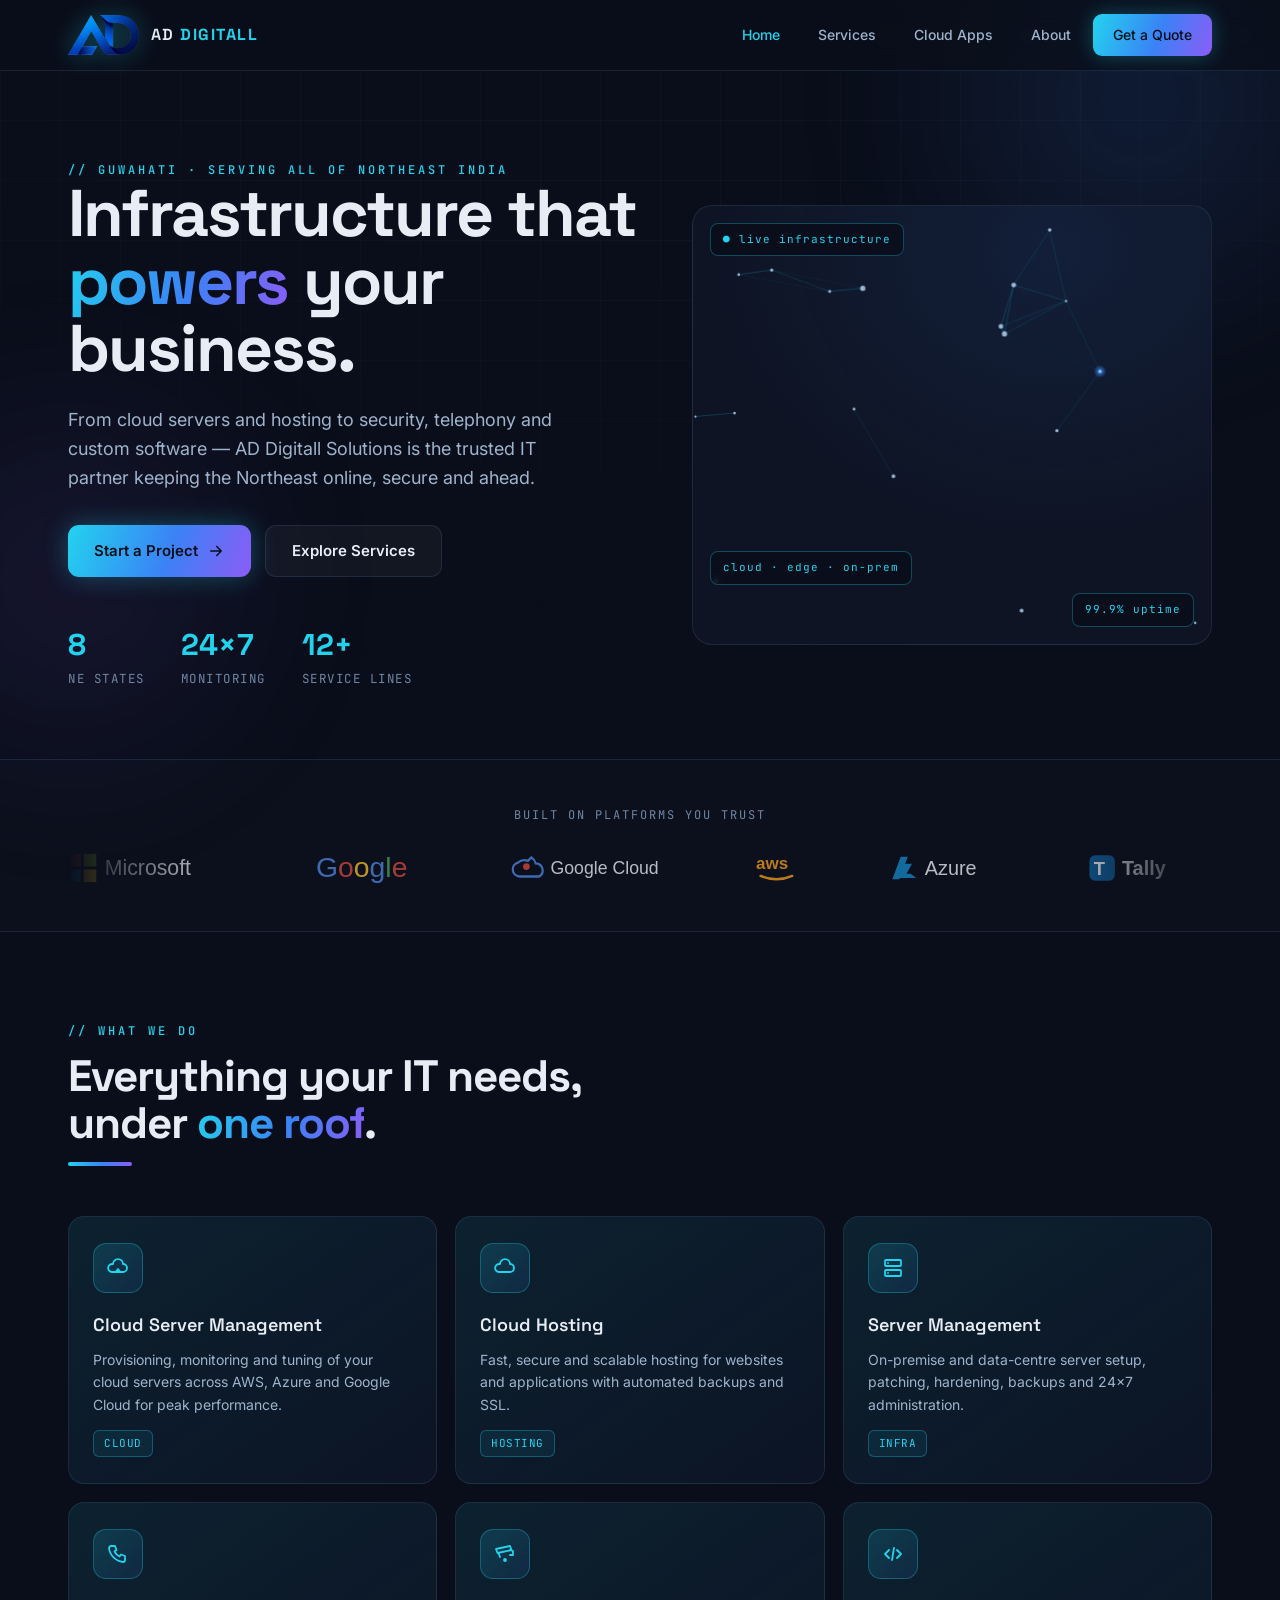
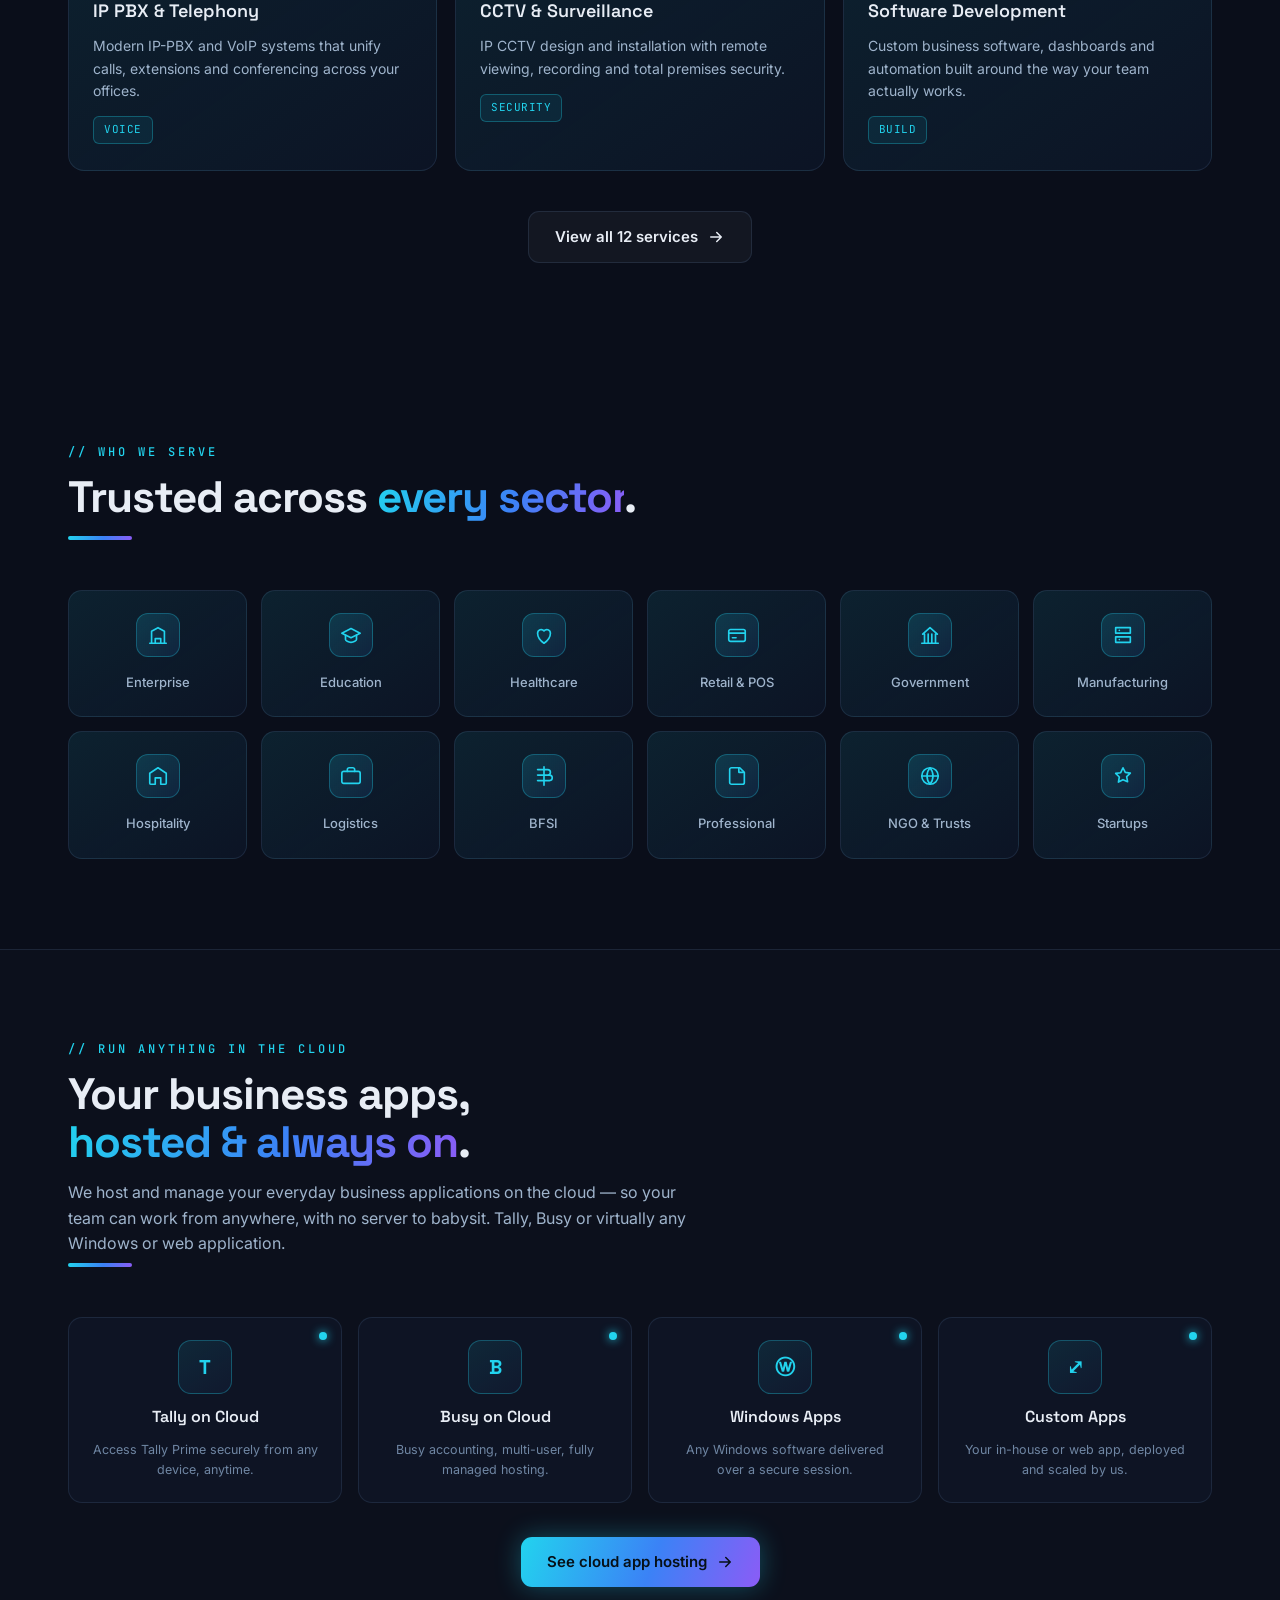
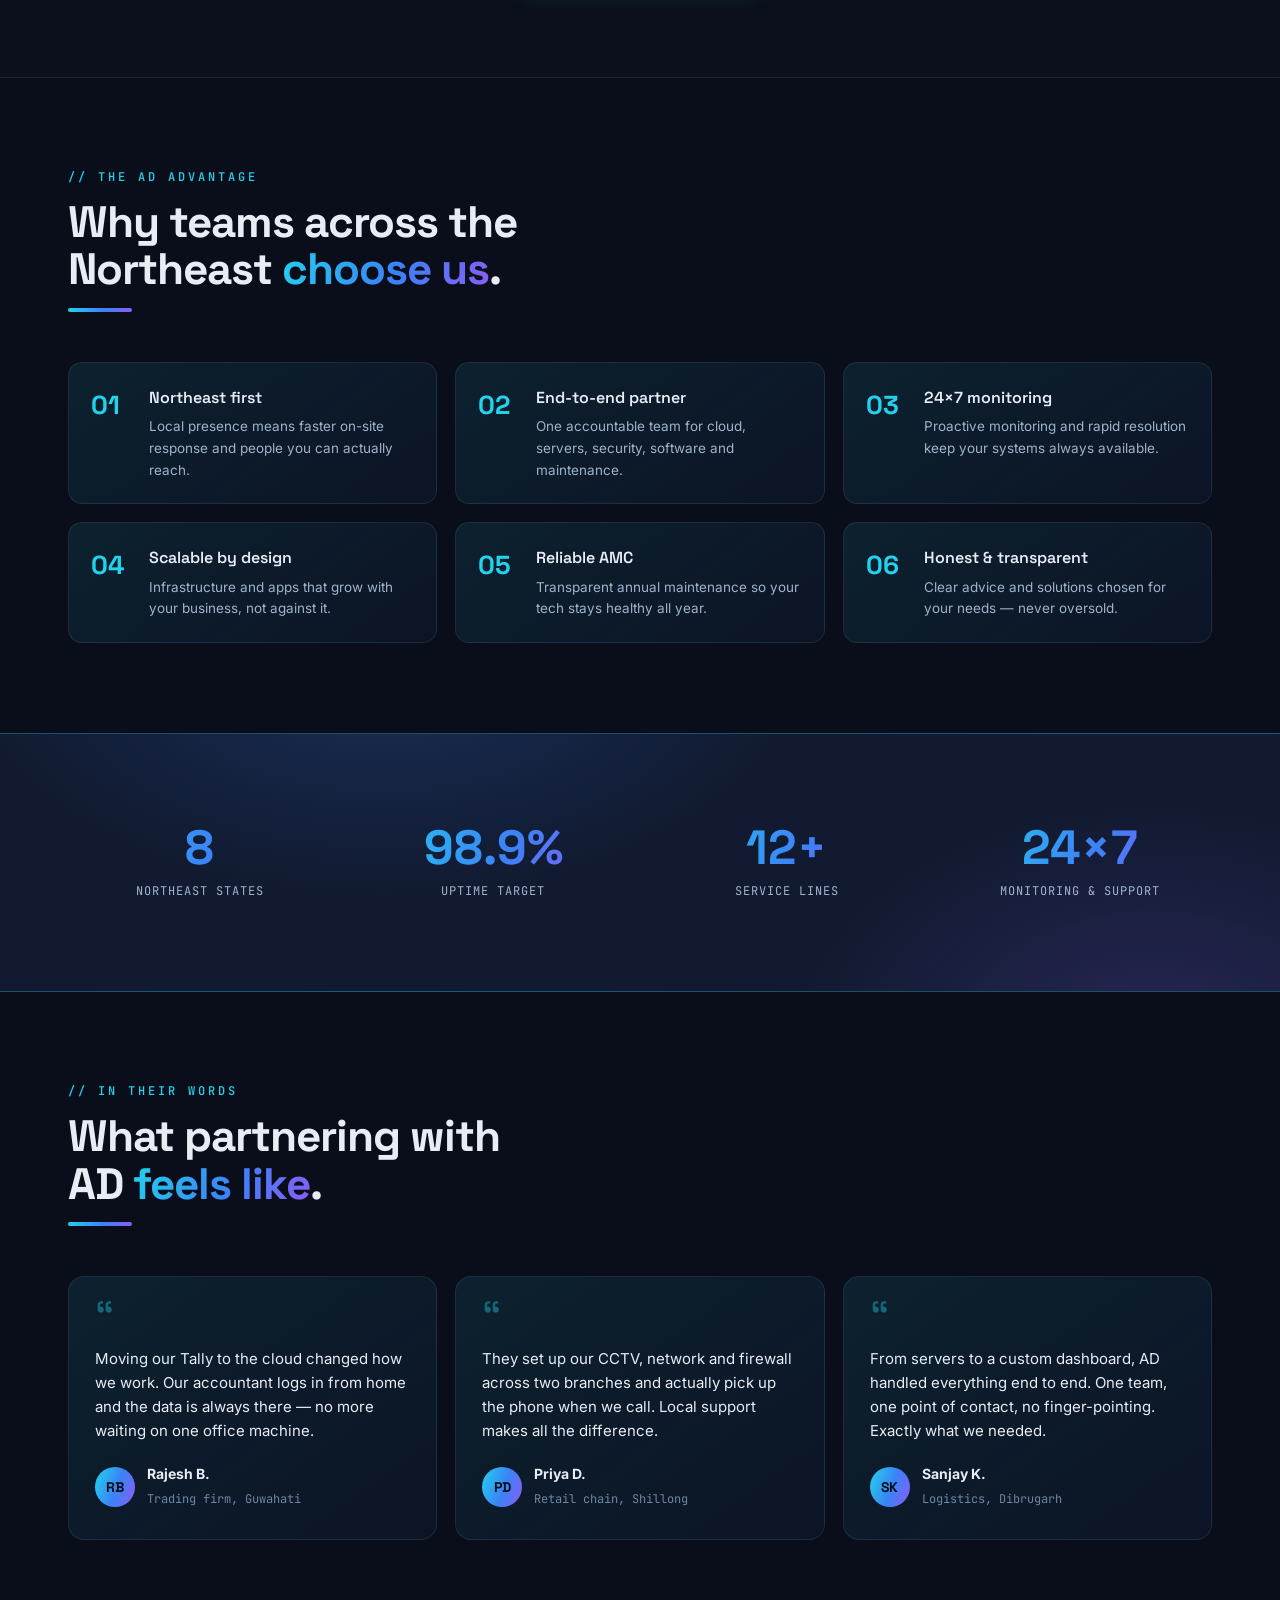
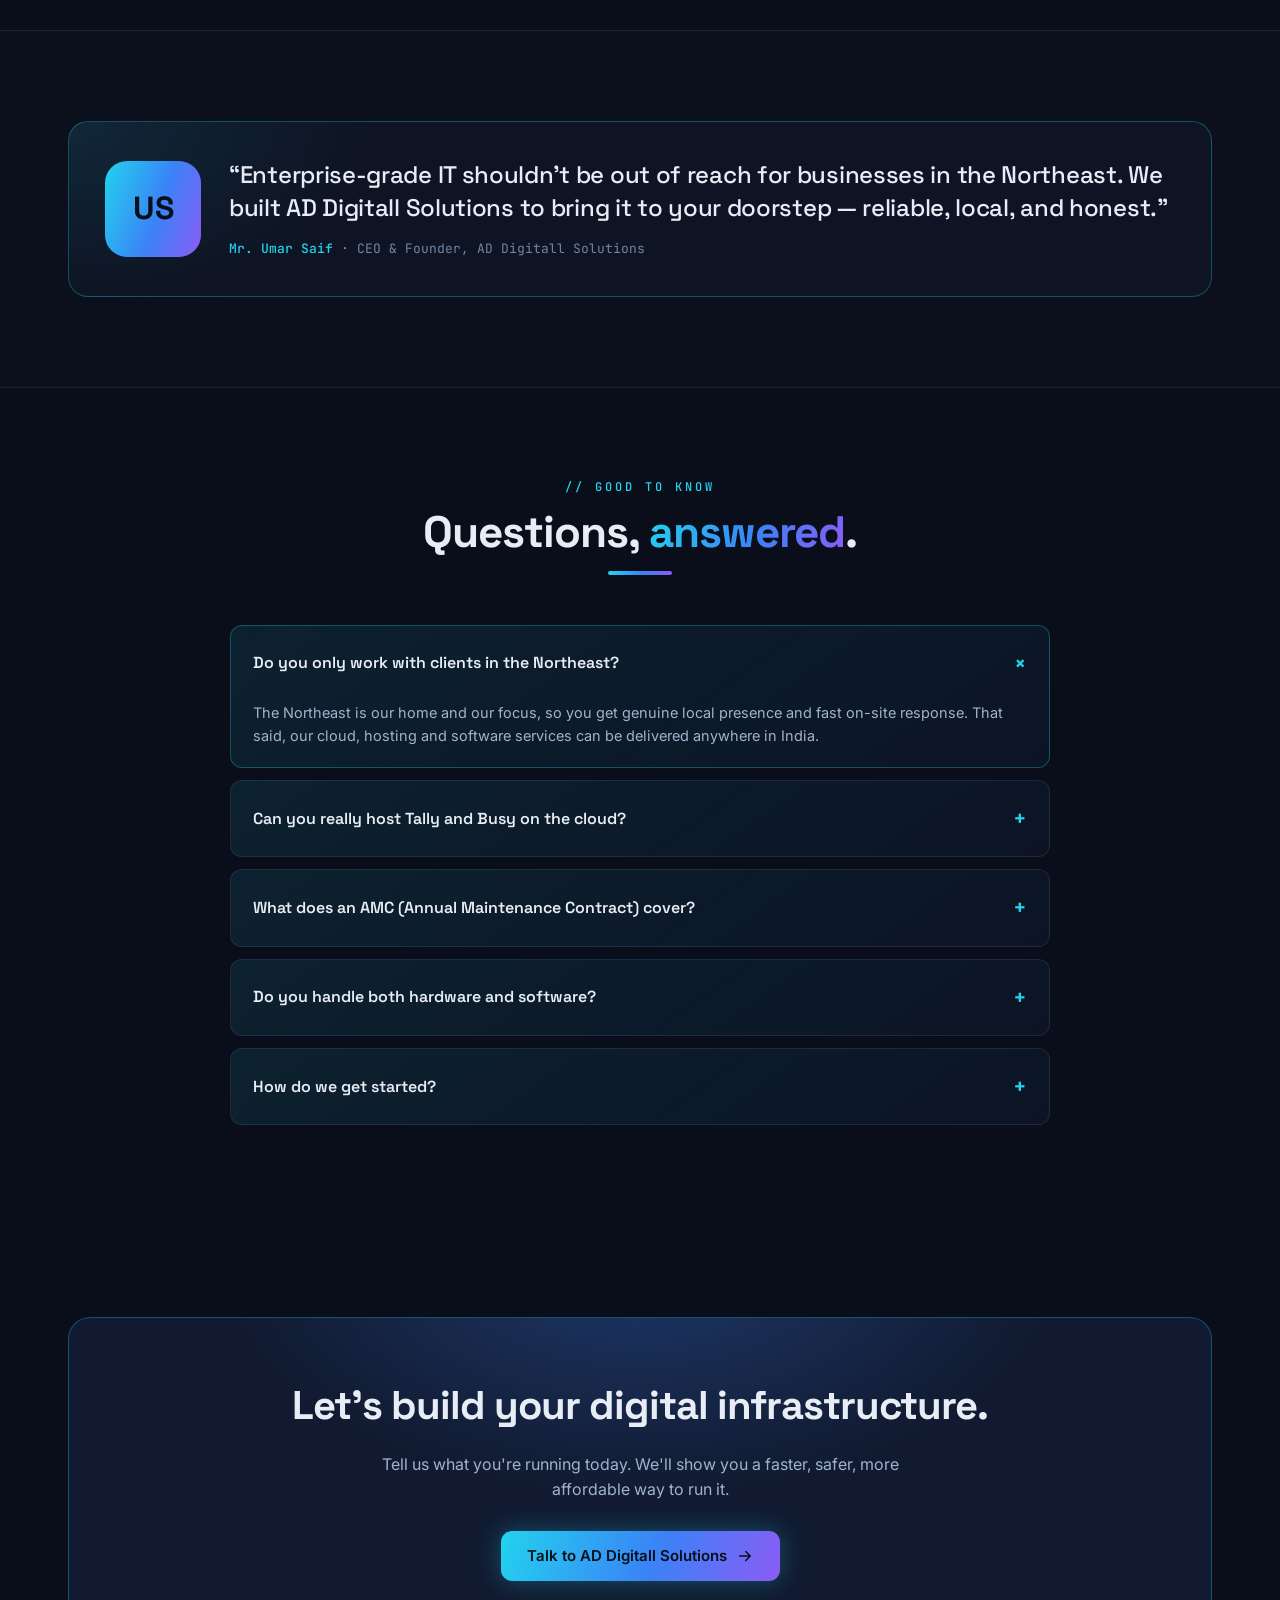
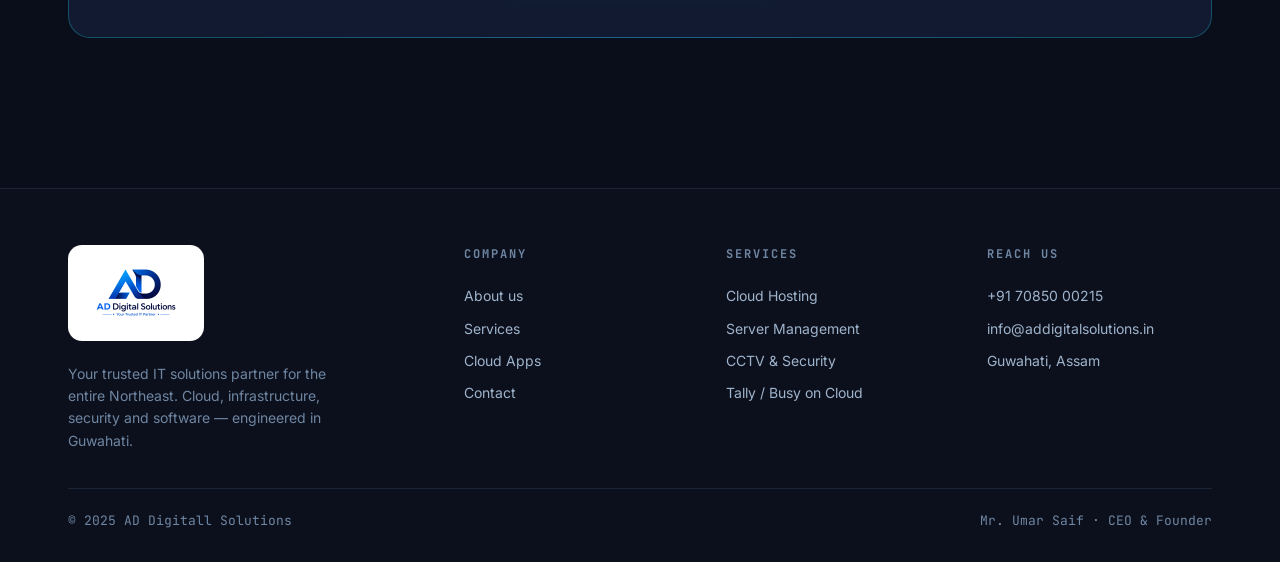
<file: index.html>
<!DOCTYPE html>
<html lang="en">
<head>
<meta charset="UTF-8">
<meta name="viewport" content="width=device-width, initial-scale=1">
<title>AD Digitall Solutions — IT Infrastructure & Cloud Partner for Northeast India</title>
<meta name="description" content="AD Digitall Solutions, Guwahati — your trusted IT partner for the Northeast. Cloud hosting, server management, IP PBX, CCTV, software, and cloud-hosted Tally, Busy & business apps.">
<link rel="preconnect" href="https://fonts.googleapis.com">
<link rel="preconnect" href="https://fonts.gstatic.com" crossorigin>
<link href="https://fonts.googleapis.com/css2?family=Space+Grotesk:wght@400;500;600;700&family=Inter:wght@300;400;500;600&family=JetBrains+Mono:wght@400;500&display=swap" rel="stylesheet">
<link rel="icon" type="image/png" href="assets/favicon.png">
<link rel="stylesheet" href="css/style.css">
<noscript><style>.reveal{opacity:1!important;transform:none!important}</style></noscript>
</head>
<body>
<div class="bg-grid"></div>
<div class="bg-glow a"></div>
<div class="bg-glow b"></div>

<!-- ===== NAV ===== -->
<header class="nav">
  <div class="nav-inner">
    <a class="brand" href="index.html">
      <img class="mark" src="assets/logo-mark.png" alt="AD Digitall Solutions">
      <div class="name">AD <b>DIGITALL</b></div>
    </a>
    <div class="burger"><span></span><span></span><span></span></div>
    <nav class="links">
      <a href="index.html" class="active">Home</a>
      <a href="services.html">Services</a>
      <a href="cloud-apps.html">Cloud Apps</a>
      <a href="about.html">About</a>
      <a href="contact.html" class="nav-cta">Get a Quote</a>
    </nav>
  </div>
</header>

<!-- ===== HERO ===== -->
<section class="hero">
  <div class="wrap hero-grid">
    <div>
      <div class="eyebrow reveal">// Guwahati · Serving all of Northeast India</div>
      <h1 class="reveal d1">Infrastructure that<br><span class="grad-text">powers</span> your business.</h1>
      <p class="lead reveal d2">From cloud servers and hosting to security, telephony and custom software — AD Digitall Solutions is the trusted IT partner keeping the Northeast online, secure and ahead.</p>
      <div class="hero-cta reveal d3">
        <a href="contact.html" class="btn btn-primary">Start a Project
          <svg width="18" height="18" viewBox="0 0 24 24" fill="none" stroke="currentColor" stroke-width="2" stroke-linecap="round" stroke-linejoin="round"><path d="M5 12h14M13 6l6 6-6 6"/></svg></a>
        <a href="services.html" class="btn btn-ghost">Explore Services</a>
      </div>
      <div class="hero-stats reveal d4">
        <div class="s"><div class="n"><span data-count="8">8</span></div><div class="l">NE STATES</div></div>
        <div class="s"><div class="n"><span data-count="24">24</span>×7</div><div class="l">MONITORING</div></div>
        <div class="s"><div class="n"><span data-count="12" data-suffix="+">12+</span></div><div class="l">SERVICE LINES</div></div>
      </div>
    </div>
    <div class="hero-visual reveal d2">
      <canvas id="net-canvas"></canvas>
      <div class="badge" style="top:18px; left:18px;">● live infrastructure</div>
      <div class="badge" style="bottom:18px; right:18px;">99.9% uptime</div>
      <div class="badge" style="bottom:60px; left:18px;">cloud · edge · on-prem</div>
    </div>
  </div>
</section>

<!-- ===== PARTNERS MARQUEE ===== -->
<div class="partners">
  <div class="wrap">
    <div class="lab">Built on platforms you trust</div>
    <div class="marquee">
      <div class="marquee-track" id="brand-track"><!-- injected --></div>
    </div>
  </div>
</div>

<!-- ===== SERVICES PREVIEW ===== -->
<section>
  <div class="wrap">
    <div class="section-head reveal">
      <div class="eyebrow">// What we do</div>
      <h2>Everything your IT needs,<br>under <span class="grad-text">one roof</span>.</h2>
      <div class="title-line"></div>
    </div>
    <div class="grid c3">
      <div class="card reveal">
        <div class="ico"><svg viewBox="0 0 24 24" fill="none" stroke-width="1.8" stroke-linecap="round" stroke-linejoin="round"><path d="M6 16a4 4 0 1 1 1-7.9A5 5 0 0 1 17 8a3.5 3.5 0 0 1 0 8z"/><path d="M12 13v3M10.5 14.5h3"/></svg></div>
        <h3>Cloud Server Management</h3>
        <p>Provisioning, monitoring and tuning of your cloud servers across AWS, Azure and Google Cloud for peak performance.</p>
        <span class="tag">CLOUD</span>
      </div>
      <div class="card reveal d1">
        <div class="ico"><svg viewBox="0 0 24 24" fill="none" stroke-width="1.8" stroke-linecap="round" stroke-linejoin="round"><path d="M6 16a4 4 0 1 1 1-7.9A5 5 0 0 1 17 8a3.5 3.5 0 0 1 0 8z"/></svg></div>
        <h3>Cloud Hosting</h3>
        <p>Fast, secure and scalable hosting for websites and applications with automated backups and SSL.</p>
        <span class="tag">HOSTING</span>
      </div>
      <div class="card reveal d2">
        <div class="ico"><svg viewBox="0 0 24 24" fill="none" stroke-width="1.8" stroke-linecap="round" stroke-linejoin="round"><rect x="4" y="4" width="16" height="6" rx="1"/><rect x="4" y="14" width="16" height="6" rx="1"/><path d="M7 7h.01M7 17h.01"/></svg></div>
        <h3>Server Management</h3>
        <p>On-premise and data-centre server setup, patching, hardening, backups and 24×7 administration.</p>
        <span class="tag">INFRA</span>
      </div>
      <div class="card reveal">
        <div class="ico"><svg viewBox="0 0 24 24" fill="none" stroke-width="1.8" stroke-linecap="round" stroke-linejoin="round"><path d="M5 4h4l1.5 4-2 1.5a11 11 0 0 0 5 5l1.5-2 4 1.5v4a2 2 0 0 1-2 2A16 16 0 0 1 3 6a2 2 0 0 1 2-2z"/></svg></div>
        <h3>IP PBX & Telephony</h3>
        <p>Modern IP-PBX and VoIP systems that unify calls, extensions and conferencing across your offices.</p>
        <span class="tag">VOICE</span>
      </div>
      <div class="card reveal d1">
        <div class="ico"><svg viewBox="0 0 24 24" fill="none" stroke-width="1.8" stroke-linecap="round" stroke-linejoin="round"><path d="M3 7l14-3 1.5 4-14 3z"/><path d="M5.5 11l1.5 4"/><path d="M17 8l3 1v4h-3"/><circle cx="12" cy="18" r="1"/></svg></div>
        <h3>CCTV & Surveillance</h3>
        <p>IP CCTV design and installation with remote viewing, recording and total premises security.</p>
        <span class="tag">SECURITY</span>
      </div>
      <div class="card reveal d2">
        <div class="ico"><svg viewBox="0 0 24 24" fill="none" stroke-width="1.8" stroke-linecap="round" stroke-linejoin="round"><path d="M8 8l-4 4 4 4M16 8l4 4-4 4M13 6l-2 12"/></svg></div>
        <h3>Software Development</h3>
        <p>Custom business software, dashboards and automation built around the way your team actually works.</p>
        <span class="tag">BUILD</span>
      </div>
    </div>
    <div style="text-align:center; margin-top:40px;" class="reveal">
      <a href="services.html" class="btn btn-ghost">View all 12 services
        <svg width="18" height="18" viewBox="0 0 24 24" fill="none" stroke="currentColor" stroke-width="2" stroke-linecap="round" stroke-linejoin="round"><path d="M5 12h14M13 6l6 6-6 6"/></svg></a>
    </div>
  </div>
</section>

<!-- ===== INDUSTRIES ===== -->
<section>
  <div class="wrap">
    <div class="section-head reveal">
      <div class="eyebrow">// Who we serve</div>
      <h2>Trusted across <span class="grad-text">every sector</span>.</h2>
      <div class="title-line"></div>
    </div>
    <div class="ind-grid">
      <div class="ind reveal"><div class="ii"><svg viewBox="0 0 24 24" fill="none" stroke-width="1.8" stroke-linecap="round" stroke-linejoin="round"><path d="M3 21h18M5 21V8l7-4 7 4v13M9 21v-5h6v5"/></svg></div><span>Enterprise</span></div>
      <div class="ind reveal d1"><div class="ii"><svg viewBox="0 0 24 24" fill="none" stroke-width="1.8" stroke-linecap="round" stroke-linejoin="round"><path d="M22 10L12 5 2 10l10 5 10-5z"/><path d="M6 12v5c0 1 3 3 6 3s6-2 6-3v-5"/></svg></div><span>Education</span></div>
      <div class="ind reveal d2"><div class="ii"><svg viewBox="0 0 24 24" fill="none" stroke-width="1.8" stroke-linecap="round" stroke-linejoin="round"><path d="M12 21s-7-5-7-11a4 4 0 0 1 7-2.5A4 4 0 0 1 19 10c0 6-7 11-7 11z"/></svg></div><span>Healthcare</span></div>
      <div class="ind reveal d3"><div class="ii"><svg viewBox="0 0 24 24" fill="none" stroke-width="1.8" stroke-linecap="round" stroke-linejoin="round"><rect x="3" y="6" width="18" height="13" rx="2"/><path d="M3 10h18M7 15h4"/></svg></div><span>Retail & POS</span></div>
      <div class="ind reveal"><div class="ii"><svg viewBox="0 0 24 24" fill="none" stroke-width="1.8" stroke-linecap="round" stroke-linejoin="round"><path d="M3 21h18M6 21V11M10 21V11M14 21V11M18 21V11M4 11l8-7 8 7"/></svg></div><span>Government</span></div>
      <div class="ind reveal d1"><div class="ii"><svg viewBox="0 0 24 24" fill="none" stroke-width="1.8" stroke-linecap="round" stroke-linejoin="round"><path d="M4 4h16v6H4zM4 14h16v6H4zM8 7h.01M8 17h.01"/></svg></div><span>Manufacturing</span></div>
      <div class="ind reveal d2"><div class="ii"><svg viewBox="0 0 24 24" fill="none" stroke-width="1.8" stroke-linecap="round" stroke-linejoin="round"><path d="M3 9l9-6 9 6v11a1 1 0 0 1-1 1h-5v-7H9v7H4a1 1 0 0 1-1-1z"/></svg></div><span>Hospitality</span></div>
      <div class="ind reveal d3"><div class="ii"><svg viewBox="0 0 24 24" fill="none" stroke-width="1.8" stroke-linecap="round" stroke-linejoin="round"><rect x="2" y="7" width="20" height="13" rx="2"/><path d="M16 7V5a2 2 0 0 0-2-2h-4a2 2 0 0 0-2 2v2"/></svg></div><span>Logistics</span></div>
      <div class="ind reveal"><div class="ii"><svg viewBox="0 0 24 24" fill="none" stroke-width="1.8" stroke-linecap="round" stroke-linejoin="round"><path d="M12 2v20M5 5h11a3 3 0 0 1 0 6H5M5 11h13a3 3 0 0 1 0 6H5"/></svg></div><span>BFSI</span></div>
      <div class="ind reveal d1"><div class="ii"><svg viewBox="0 0 24 24" fill="none" stroke-width="1.8" stroke-linecap="round" stroke-linejoin="round"><path d="M4 19V5a2 2 0 0 1 2-2h9l5 5v11a2 2 0 0 1-2 2H6a2 2 0 0 1-2-2z"/><path d="M14 3v5h5"/></svg></div><span>Professional</span></div>
      <div class="ind reveal d2"><div class="ii"><svg viewBox="0 0 24 24" fill="none" stroke-width="1.8" stroke-linecap="round" stroke-linejoin="round"><circle cx="12" cy="12" r="9"/><path d="M3 12h18M12 3a14 14 0 0 1 0 18M12 3a14 14 0 0 0 0 18"/></svg></div><span>NGO & Trusts</span></div>
      <div class="ind reveal d3"><div class="ii"><svg viewBox="0 0 24 24" fill="none" stroke-width="1.8" stroke-linecap="round" stroke-linejoin="round"><path d="M12 3l2.5 5 5.5.8-4 3.9 1 5.5L12 16l-5 2.6 1-5.5-4-3.9 5.5-.8z"/></svg></div><span>Startups</span></div>
    </div>
  </div>
</section>

<!-- ===== CLOUD APPS HIGHLIGHT ===== -->
<section style="background: rgba(255,255,255,0.012); border-block: 1px solid var(--line);">
  <div class="wrap">
    <div class="section-head reveal">
      <div class="eyebrow">// Run anything in the cloud</div>
      <h2>Your business apps,<br><span class="grad-text">hosted & always on</span>.</h2>
      <p style="margin-top:14px;">We host and manage your everyday business applications on the cloud — so your team can work from anywhere, with no server to babysit. Tally, Busy or virtually any Windows or web application.</p>
      <div class="title-line"></div>
    </div>
    <div class="deploy-row">
      <div class="deploy reveal"><span class="dot"></span><div class="appicon">T</div><div class="appname">Tally on Cloud</div><div class="appdesc">Access Tally Prime securely from any device, anytime.</div></div>
      <div class="deploy reveal d1"><span class="dot"></span><div class="appicon">B</div><div class="appname">Busy on Cloud</div><div class="appdesc">Busy accounting, multi-user, fully managed hosting.</div></div>
      <div class="deploy reveal d2"><span class="dot"></span><div class="appicon">ⓦ</div><div class="appname">Windows Apps</div><div class="appdesc">Any Windows software delivered over a secure session.</div></div>
      <div class="deploy reveal d3"><span class="dot"></span><div class="appicon">⤢</div><div class="appname">Custom Apps</div><div class="appdesc">Your in-house or web app, deployed and scaled by us.</div></div>
    </div>
    <div style="text-align:center; margin-top:34px;" class="reveal">
      <a href="cloud-apps.html" class="btn btn-primary">See cloud app hosting
        <svg width="18" height="18" viewBox="0 0 24 24" fill="none" stroke="currentColor" stroke-width="2" stroke-linecap="round" stroke-linejoin="round"><path d="M5 12h14M13 6l6 6-6 6"/></svg></a>
    </div>
  </div>
</section>

<!-- ===== WHY US ===== -->
<section>
  <div class="wrap">
    <div class="section-head reveal">
      <div class="eyebrow">// The AD advantage</div>
      <h2>Why teams across the<br>Northeast <span class="grad-text">choose us</span>.</h2>
      <div class="title-line"></div>
    </div>
    <div class="grid c3">
      <div class="feat reveal"><div class="fn">01</div><div><h4>Northeast first</h4><p>Local presence means faster on-site response and people you can actually reach.</p></div></div>
      <div class="feat reveal d1"><div class="fn">02</div><div><h4>End-to-end partner</h4><p>One accountable team for cloud, servers, security, software and maintenance.</p></div></div>
      <div class="feat reveal d2"><div class="fn">03</div><div><h4>24×7 monitoring</h4><p>Proactive monitoring and rapid resolution keep your systems always available.</p></div></div>
      <div class="feat reveal"><div class="fn">04</div><div><h4>Scalable by design</h4><p>Infrastructure and apps that grow with your business, not against it.</p></div></div>
      <div class="feat reveal d1"><div class="fn">05</div><div><h4>Reliable AMC</h4><p>Transparent annual maintenance so your tech stays healthy all year.</p></div></div>
      <div class="feat reveal d2"><div class="fn">06</div><div><h4>Honest & transparent</h4><p>Clear advice and solutions chosen for your needs — never oversold.</p></div></div>
    </div>
  </div>
</section>

<!-- ===== IMPACT NUMBERS ===== -->
<section class="impact">
  <div class="wrap">
    <div class="impact-grid">
      <div class="ib reveal"><div class="n"><span data-count="8">8</span></div><div class="l">Northeast states</div></div>
      <div class="ib reveal d1"><div class="n"><span data-count="99" data-suffix=".9%">99.9%</span></div><div class="l">Uptime target</div></div>
      <div class="ib reveal d2"><div class="n"><span data-count="12" data-suffix="+">12+</span></div><div class="l">Service lines</div></div>
      <div class="ib reveal d3"><div class="n">24×7</div><div class="l">Monitoring & support</div></div>
    </div>
  </div>
</section>

<!-- ===== TESTIMONIALS ===== -->
<section>
  <div class="wrap">
    <div class="section-head reveal">
      <div class="eyebrow">// In their words</div>
      <h2>What partnering with<br>AD <span class="grad-text">feels like</span>.</h2>
      <div class="title-line"></div>
    </div>
    <div class="quotes">
      <div class="quote reveal">
        <div class="mark">&ldquo;</div>
        <p>Moving our Tally to the cloud changed how we work. Our accountant logs in from home and the data is always there — no more waiting on one office machine.</p>
        <div class="who"><div class="av">RB</div><div><b>Rajesh B.</b><small>Trading firm, Guwahati</small></div></div>
      </div>
      <div class="quote reveal d1">
        <div class="mark">&ldquo;</div>
        <p>They set up our CCTV, network and firewall across two branches and actually pick up the phone when we call. Local support makes all the difference.</p>
        <div class="who"><div class="av">PD</div><div><b>Priya D.</b><small>Retail chain, Shillong</small></div></div>
      </div>
      <div class="quote reveal d2">
        <div class="mark">&ldquo;</div>
        <p>From servers to a custom dashboard, AD handled everything end to end. One team, one point of contact, no finger-pointing. Exactly what we needed.</p>
        <div class="who"><div class="av">SK</div><div><b>Sanjay K.</b><small>Logistics, Dibrugarh</small></div></div>
      </div>
    </div>
  </div>
</section>

<!-- ===== FOUNDER ===== -->
<section style="background: rgba(255,255,255,0.012); border-block: 1px solid var(--line);">
  <div class="wrap">
    <div class="founder reveal">
      <div class="fav">US</div>
      <div>
        <div class="fq">&ldquo;Enterprise-grade IT shouldn't be out of reach for businesses in the Northeast. We built AD Digitall Solutions to bring it to your doorstep — reliable, local, and honest.&rdquo;</div>
        <div class="fmeta"><b>Mr. Umar Saif</b> · CEO &amp; Founder, AD Digitall Solutions</div>
      </div>
    </div>
  </div>
</section>

<!-- ===== FAQ ===== -->
<section>
  <div class="wrap">
    <div class="section-head reveal" style="margin-inline:auto; text-align:center;">
      <div class="eyebrow">// Good to know</div>
      <h2>Questions, <span class="grad-text">answered</span >.</h2>
      <div class="title-line" style="margin-inline:auto;"></div>
    </div>
    <div class="faq reveal">
      <details open><summary>Do you only work with clients in the Northeast? <span class="pm">+</span></summary><p>The Northeast is our home and our focus, so you get genuine local presence and fast on-site response. That said, our cloud, hosting and software services can be delivered anywhere in India.</p></details>
      <details><summary>Can you really host Tally and Busy on the cloud? <span class="pm">+</span></summary><p>Yes. We host Tally Prime, Busy and virtually any Windows or web application on secure cloud servers, with multi-user access, daily backups and 24×7 monitoring. Your team works from any device, anywhere.</p></details>
      <details><summary>What does an AMC (Annual Maintenance Contract) cover? <span class="pm">+</span></summary><p>AMC covers proactive monitoring, updates, security patching, backups and priority support for your servers, network, CCTV and systems — so issues are caught before they become downtime.</p></details>
      <details><summary>Do you handle both hardware and software? <span class="pm">+</span></summary><p>We do. From servers, networking, CCTV and IP-PBX hardware to custom software, websites and cloud — we integrate it all and stay your single point of accountability.</p></details>
      <details><summary>How do we get started? <span class="pm">+</span></summary><p>Send us a message or call. We'll understand your current setup, recommend the right approach honestly, and share a clear plan and price — no obligation.</p></details>
    </div>
  </div>
</section>

<!-- ===== CTA ===== -->
<section class="cta-band">
  <div class="cta-inner reveal">
    <h2>Let's build your digital infrastructure.</h2>
    <p>Tell us what you're running today. We'll show you a faster, safer, more affordable way to run it.</p>
    <a href="contact.html" class="btn btn-primary">Talk to AD Digitall Solutions
      <svg width="18" height="18" viewBox="0 0 24 24" fill="none" stroke="currentColor" stroke-width="2" stroke-linecap="round" stroke-linejoin="round"><path d="M5 12h14M13 6l6 6-6 6"/></svg></a>
  </div>
</section>

<!-- ===== FOOTER ===== -->
<footer class="site">
  <div class="wrap">
    <div class="foot-grid">
      <div>
        <a href="index.html" class="foot-logo"><img src="assets/logo-full-trans.png" alt="AD Digitall Solutions — Your Trusted IT Partner"></a>
        <p class="blurb">Your trusted IT solutions partner for the entire Northeast. Cloud, infrastructure, security and software — engineered in Guwahati.</p>
      </div>
      <div class="fcol"><h5>Company</h5><a href="about.html">About us</a><a href="services.html">Services</a><a href="cloud-apps.html">Cloud Apps</a><a href="contact.html">Contact</a></div>
      <div class="fcol"><h5>Services</h5><a href="services.html">Cloud Hosting</a><a href="services.html">Server Management</a><a href="services.html">CCTV & Security</a><a href="cloud-apps.html">Tally / Busy on Cloud</a></div>
      <div class="fcol"><h5>Reach us</h5><a href="tel:+917085000215">+91 70850 00215</a><a href="mailto:info@addigitalsolutions.in">info@addigitalsolutions.in</a><a href="contact.html">Guwahati, Assam</a></div>
    </div>
    <div class="foot-bottom">
      <span>© 2025 AD Digitall Solutions</span>
      <span>Mr. Umar Saif · CEO & Founder</span>
    </div>
  </div>
</footer>

<script src="js/brands.js"></script>
<script src="js/main.js"></script>
</body>
</html>
</file>
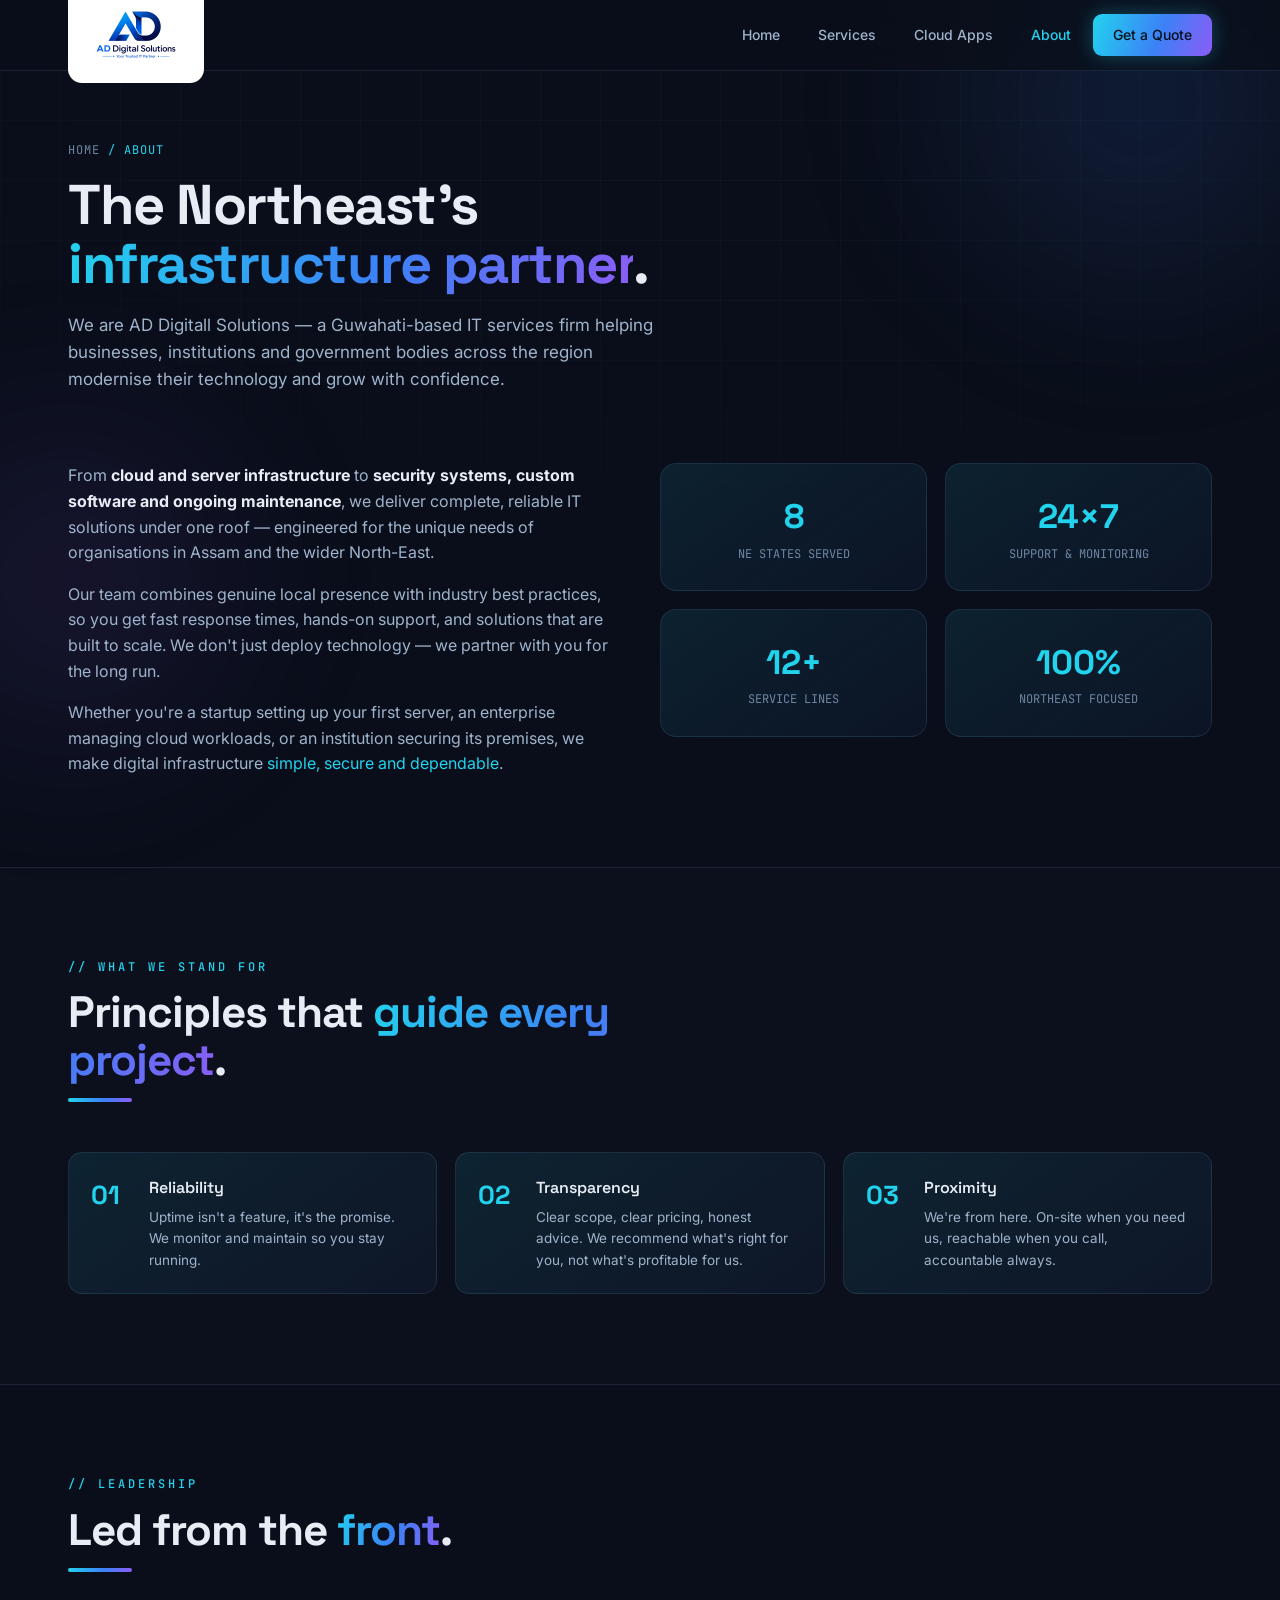
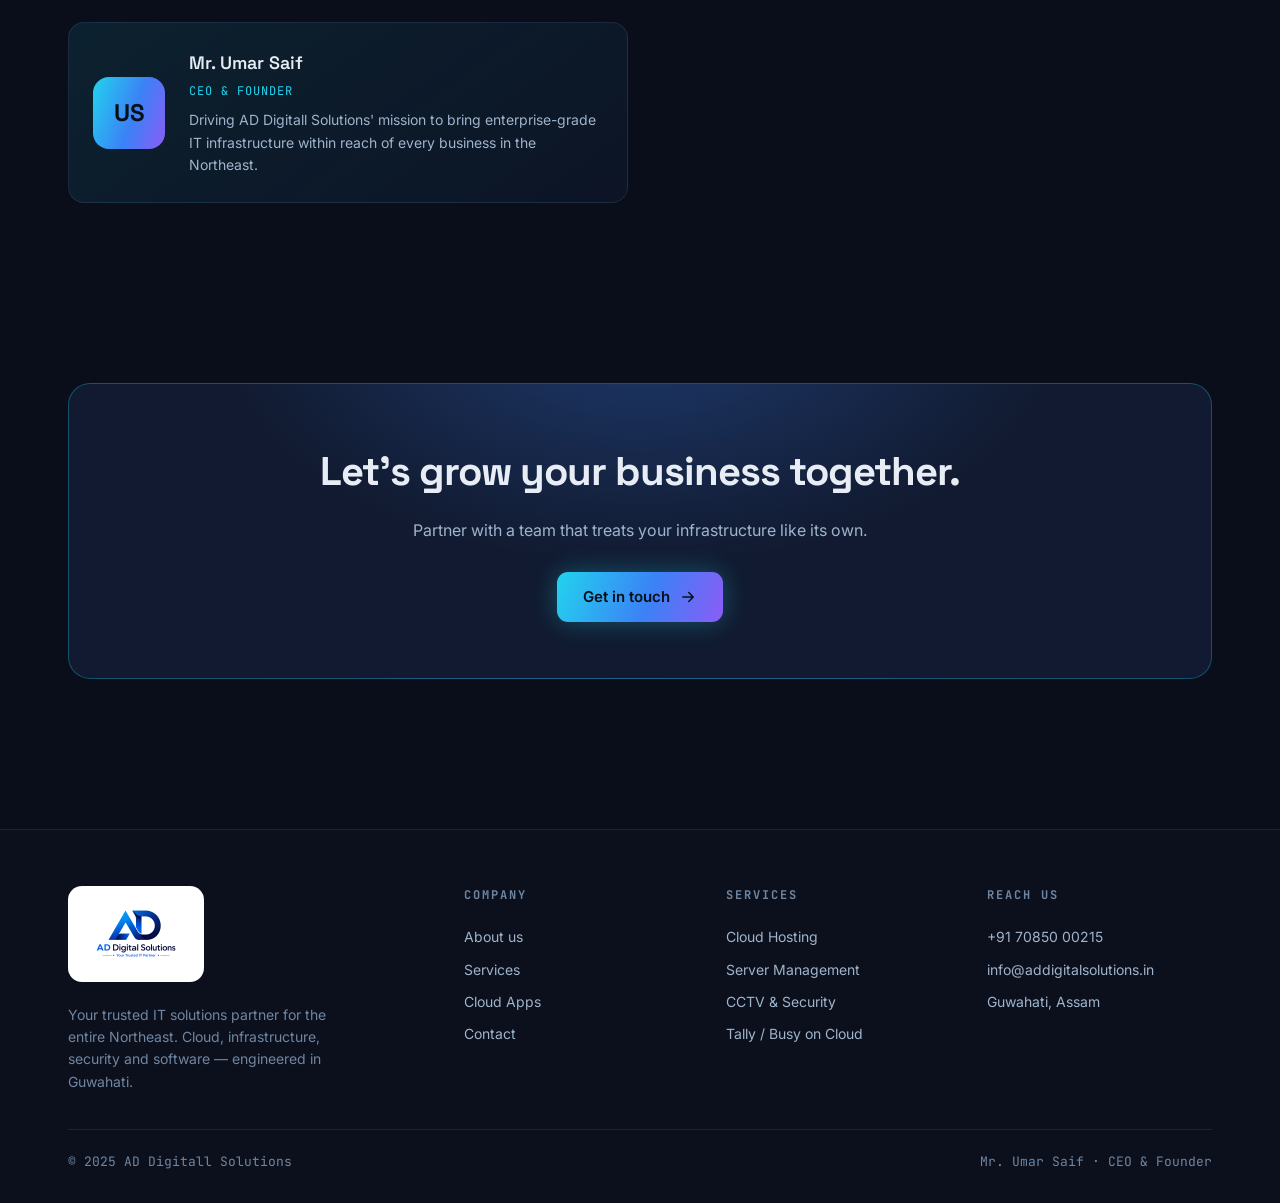
<file: about.html>
<!DOCTYPE html>
<html lang="en">
<head>
<meta charset="UTF-8">
<meta name="viewport" content="width=device-width, initial-scale=1">
<title>About — AD Digitall Solutions</title>
<meta name="description" content="AD Digitall Solutions is a Guwahati-based IT services firm and trusted technology partner for the entire Northeast. Led by founder & CEO Mr. Umar Saif.">
<link rel="preconnect" href="https://fonts.googleapis.com">
<link rel="preconnect" href="https://fonts.gstatic.com" crossorigin>
<link href="https://fonts.googleapis.com/css2?family=Space+Grotesk:wght@400;500;600;700&family=Inter:wght@300;400;500;600&family=JetBrains+Mono:wght@400;500&display=swap" rel="stylesheet">
<link rel="icon" type="image/png" href="assets/favicon.png">
<link rel="stylesheet" href="css/style.css">
<noscript><style>.reveal{opacity:1!important;transform:none!important}</style></noscript>
</head>
<body>
<div class="bg-grid"></div>
<div class="bg-glow a"></div>
<div class="bg-glow b"></div>

<header class="nav">
  <div class="nav-inner">
    <a href="index.html" class="foot-logo"><img src="assets/logo-full-trans.png" alt="AD Digitall Solutions — Your Trusted IT Partner"></a>
    <div class="burger"><span></span><span></span><span></span></div>
    <nav class="links">
      <a href="index.html">Home</a>
      <a href="services.html">Services</a>
      <a href="cloud-apps.html">Cloud Apps</a>
      <a href="about.html" class="active">About</a>
      <a href="contact.html" class="nav-cta">Get a Quote</a>
    </nav>
  </div>
</header>

<section class="page-hero">
  <div class="wrap">
    <div class="crumb reveal">HOME <span>/ ABOUT</span></div>
    <h1 class="reveal d1">The Northeast's<br><span class="grad-text">infrastructure partner</span>.</h1>
    <p class="reveal d2">We are AD Digitall Solutions — a Guwahati-based IT services firm helping businesses, institutions and government bodies across the region modernise their technology and grow with confidence.</p>
  </div>
</section>

<section style="padding-top:30px;">
  <div class="wrap">
    <div class="contact-grid">
      <div class="reveal">
        <p style="color:var(--text-dim); margin-bottom:16px;">From <strong style="color:var(--text)">cloud and server infrastructure</strong> to <strong style="color:var(--text)">security systems, custom software and ongoing maintenance</strong>, we deliver complete, reliable IT solutions under one roof — engineered for the unique needs of organisations in Assam and the wider North-East.</p>
        <p style="color:var(--text-dim); margin-bottom:16px;">Our team combines genuine local presence with industry best practices, so you get fast response times, hands-on support, and solutions that are built to scale. We don't just deploy technology — we partner with you for the long run.</p>
        <p style="color:var(--text-dim);">Whether you're a startup setting up your first server, an enterprise managing cloud workloads, or an institution securing its premises, we make digital infrastructure <span style="color:var(--cyan)">simple, secure and dependable</span>.</p>
      </div>
      <div class="grid c2 reveal d1" style="align-content:start;">
        <div class="card" style="text-align:center;"><div style="font-family:var(--font-display); font-size:34px; font-weight:700; color:var(--cyan);"><span data-count="8">8</span></div><p style="font-family:var(--font-mono); font-size:12px; color:var(--text-mute);">NE STATES SERVED</p></div>
        <div class="card" style="text-align:center;"><div style="font-family:var(--font-display); font-size:34px; font-weight:700; color:var(--cyan);">24×7</div><p style="font-family:var(--font-mono); font-size:12px; color:var(--text-mute);">SUPPORT & MONITORING</p></div>
        <div class="card" style="text-align:center;"><div style="font-family:var(--font-display); font-size:34px; font-weight:700; color:var(--cyan);"><span data-count="12" data-suffix="+">12+</span></div><p style="font-family:var(--font-mono); font-size:12px; color:var(--text-mute);">SERVICE LINES</p></div>
        <div class="card" style="text-align:center;"><div style="font-family:var(--font-display); font-size:34px; font-weight:700; color:var(--cyan);">100%</div><p style="font-family:var(--font-mono); font-size:12px; color:var(--text-mute);">NORTHEAST FOCUSED</p></div>
      </div>
    </div>
  </div>
</section>

<!-- VALUES -->
<section style="background: rgba(255,255,255,0.012); border-block: 1px solid var(--line);">
  <div class="wrap">
    <div class="section-head reveal">
      <div class="eyebrow">// What we stand for</div>
      <h2>Principles that <span class="grad-text">guide every project</span>.</h2>
      <div class="title-line"></div>
    </div>
    <div class="grid c3">
      <div class="feat reveal"><div class="fn">01</div><div><h4>Reliability</h4><p>Uptime isn't a feature, it's the promise. We monitor and maintain so you stay running.</p></div></div>
      <div class="feat reveal d1"><div class="fn">02</div><div><h4>Transparency</h4><p>Clear scope, clear pricing, honest advice. We recommend what's right for you, not what's profitable for us.</p></div></div>
      <div class="feat reveal d2"><div class="fn">03</div><div><h4>Proximity</h4><p>We're from here. On-site when you need us, reachable when you call, accountable always.</p></div></div>
    </div>
  </div>
</section>

<!-- LEADERSHIP -->
<section>
  <div class="wrap">
    <div class="section-head reveal">
      <div class="eyebrow">// Leadership</div>
      <h2>Led from the <span class="grad-text">front</span>.</h2>
      <div class="title-line"></div>
    </div>
    <div class="card reveal" style="display:flex; gap:24px; align-items:center; max-width:560px;">
      <div style="width:72px; height:72px; border-radius:16px; background:var(--grad); display:grid; place-items:center; font-family:var(--font-display); font-weight:700; font-size:24px; color:#061018; flex-shrink:0;">US</div>
      <div>
        <h3 style="margin-bottom:4px;">Mr. Umar Saif</h3>
        <p style="font-family:var(--font-mono); font-size:12px; color:var(--cyan); letter-spacing:1px; margin-bottom:8px;">CEO & FOUNDER</p>
        <p>Driving AD Digitall Solutions' mission to bring enterprise-grade IT infrastructure within reach of every business in the Northeast.</p>
      </div>
    </div>
  </div>
</section>

<section class="cta-band">
  <div class="cta-inner reveal">
    <h2>Let's grow your business together.</h2>
    <p>Partner with a team that treats your infrastructure like its own.</p>
    <a href="contact.html" class="btn btn-primary">Get in touch
      <svg width="18" height="18" viewBox="0 0 24 24" fill="none" stroke="currentColor" stroke-width="2" stroke-linecap="round" stroke-linejoin="round"><path d="M5 12h14M13 6l6 6-6 6"/></svg></a>
  </div>
</section>

<footer class="site">
  <div class="wrap">
    <div class="foot-grid">
      <div><a href="index.html" class="foot-logo"><img src="assets/logo-full-trans.png" alt="AD Digitall Solutions — Your Trusted IT Partner"></a><p class="blurb">Your trusted IT solutions partner for the entire Northeast. Cloud, infrastructure, security and software — engineered in Guwahati.</p></div>
      <div class="fcol"><h5>Company</h5><a href="about.html">About us</a><a href="services.html">Services</a><a href="cloud-apps.html">Cloud Apps</a><a href="contact.html">Contact</a></div>
      <div class="fcol"><h5>Services</h5><a href="services.html">Cloud Hosting</a><a href="services.html">Server Management</a><a href="services.html">CCTV & Security</a><a href="cloud-apps.html">Tally / Busy on Cloud</a></div>
      <div class="fcol"><h5>Reach us</h5><a href="tel:+917085000215">+91 70850 00215</a><a href="mailto:info@addigitalsolutions.in">info@addigitalsolutions.in</a><a href="contact.html">Guwahati, Assam</a></div>
    </div>
    <div class="foot-bottom"><span>© 2025 AD Digitall Solutions</span><span>Mr. Umar Saif · CEO & Founder</span></div>
  </div>
</footer>

<script src="js/main.js"></script>
</body>
</html>
</file>
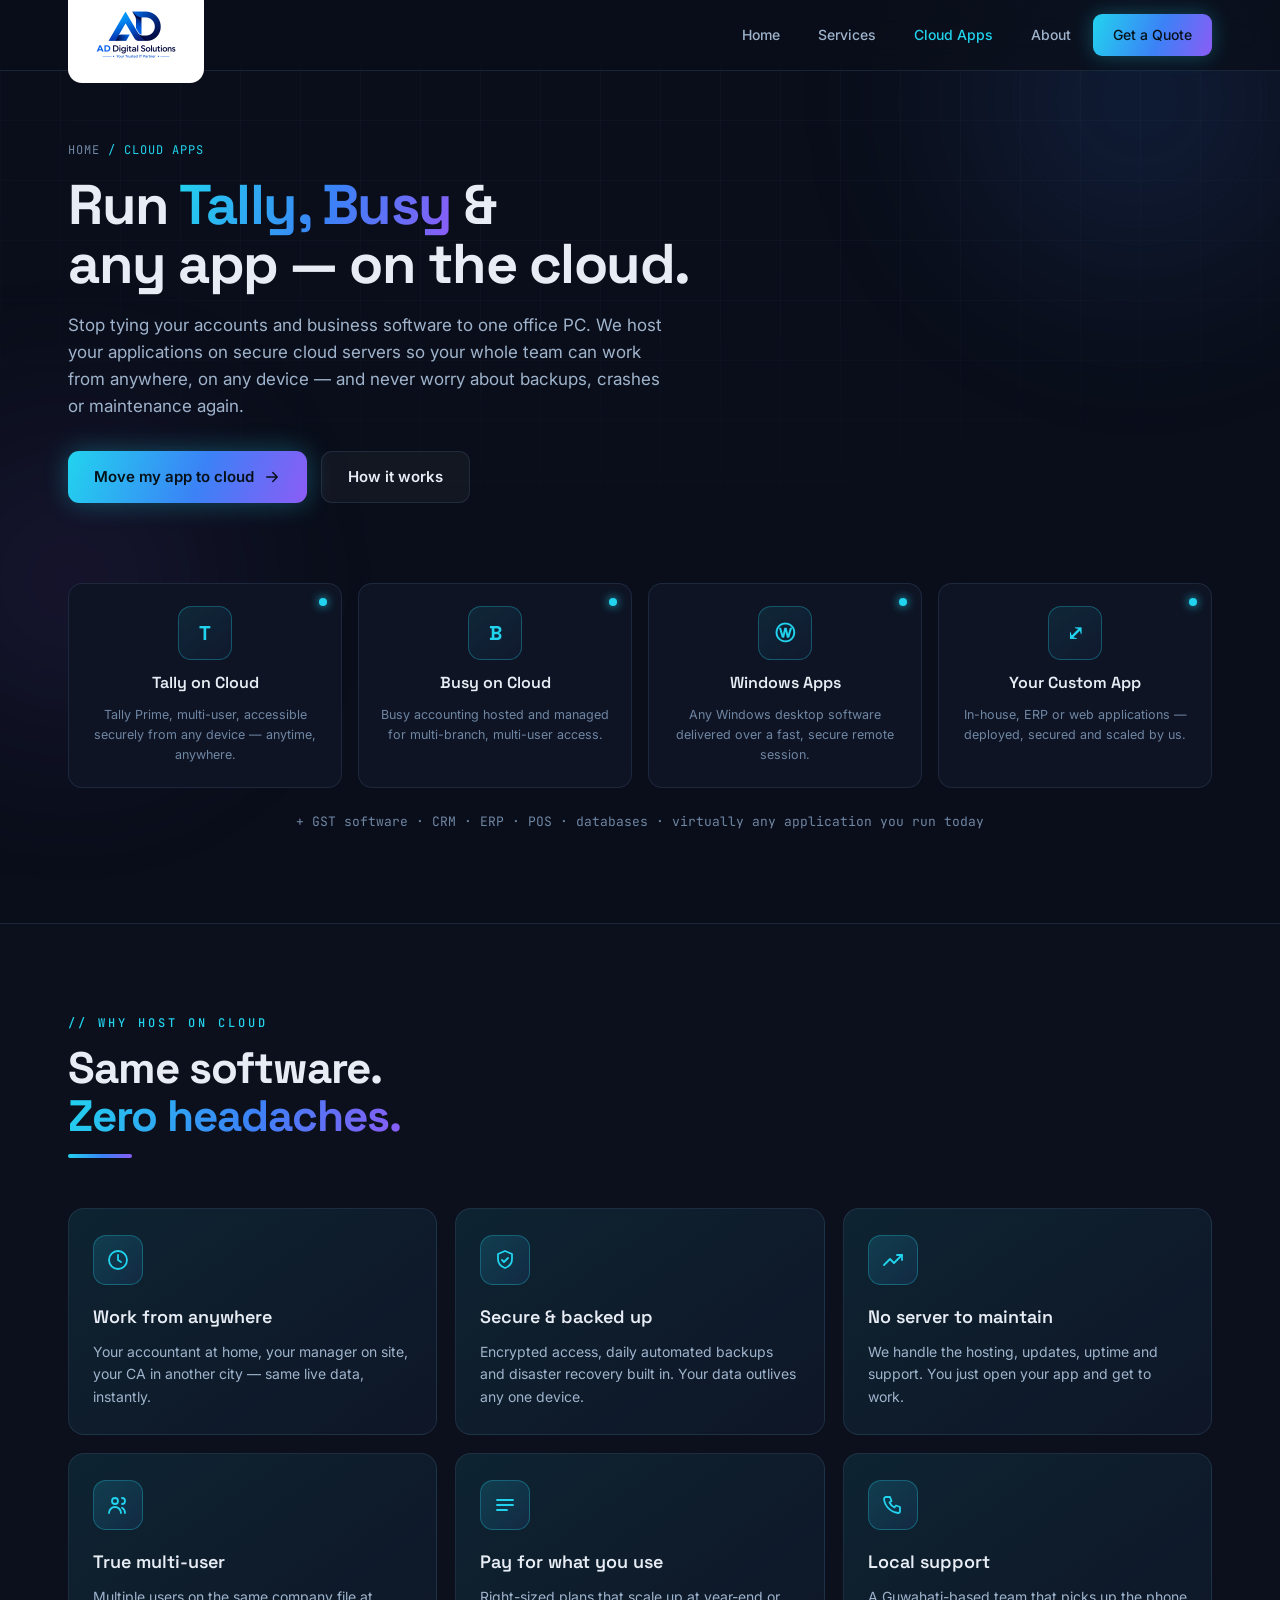
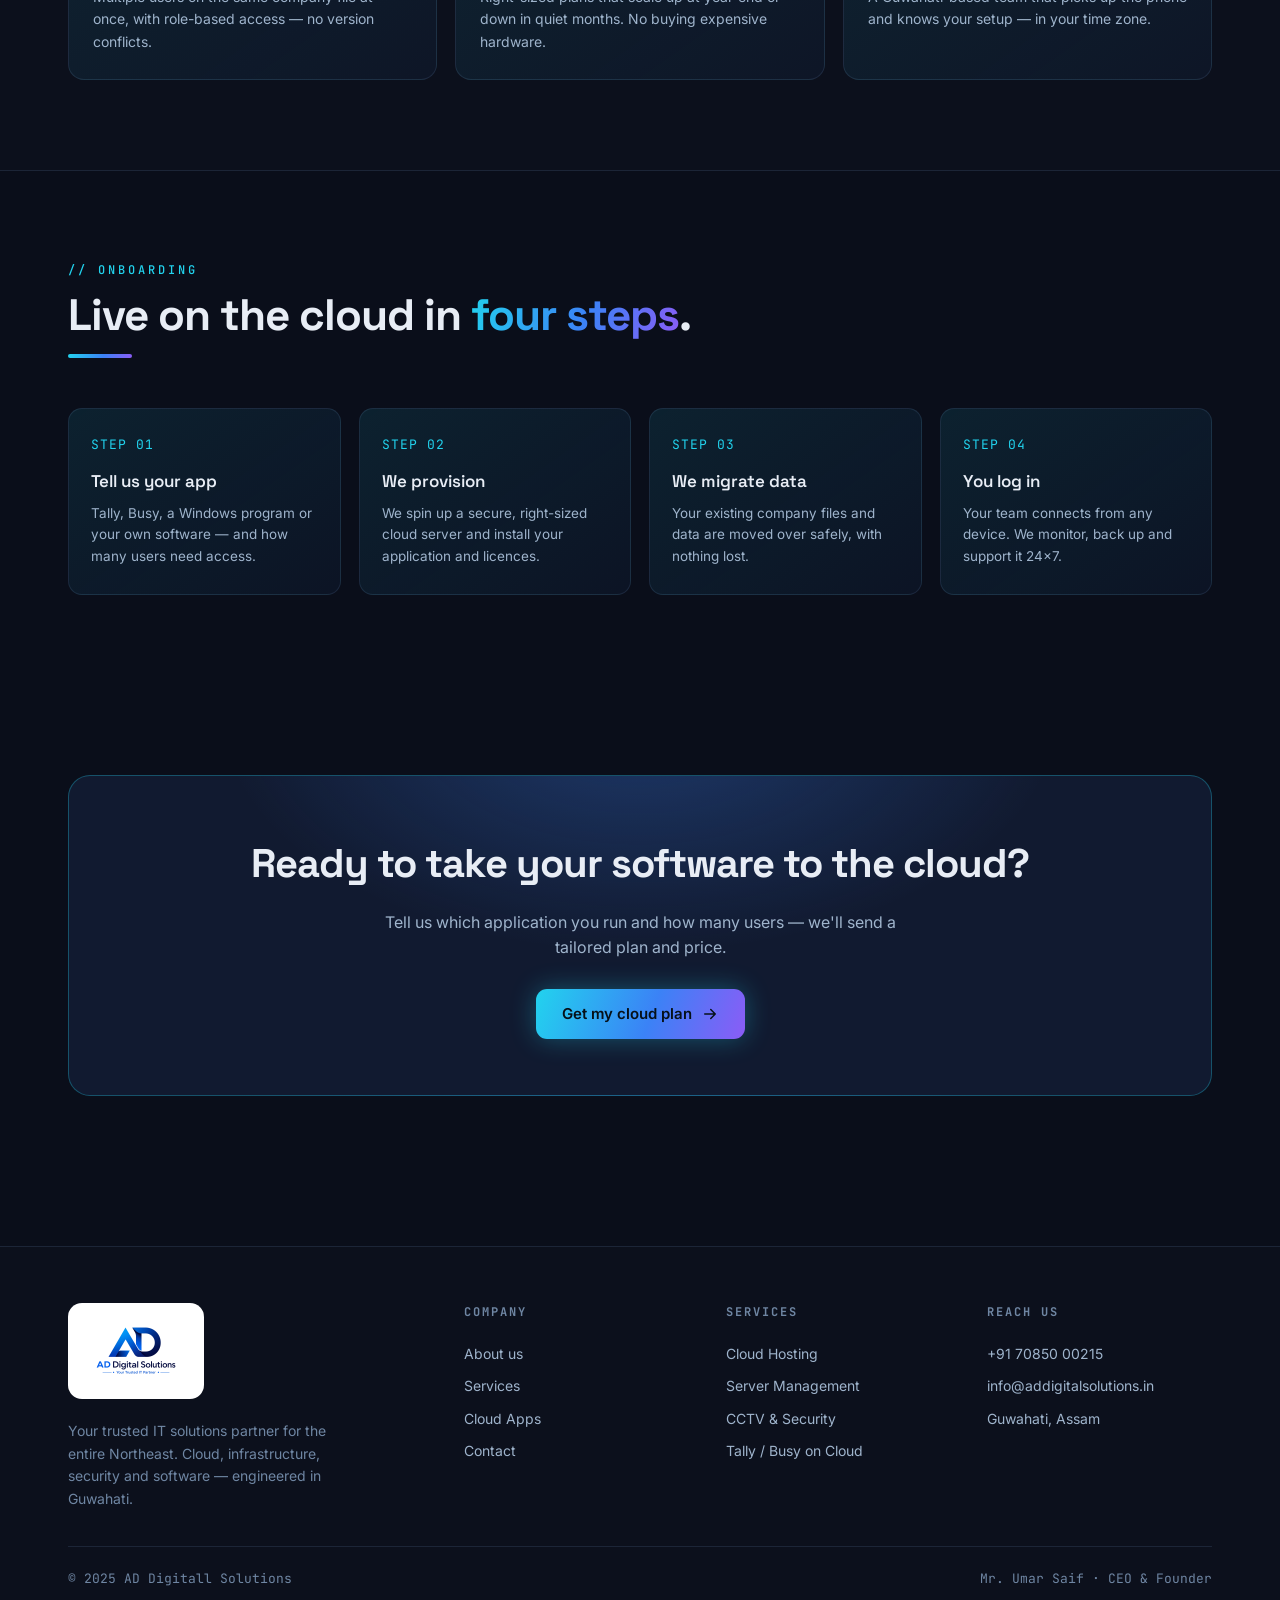
<file: cloud-apps.html>
<!DOCTYPE html>
<html lang="en">
<head>
<meta charset="UTF-8">
<meta name="viewport" content="width=device-width, initial-scale=1">
<title>Cloud Apps — Tally, Busy & Any App on Cloud | AD Digitall Solutions</title>
<meta name="description" content="Run Tally, Busy or any business application on the cloud. Access from anywhere, multi-user, fully managed and secure hosting by AD Digitall Solutions.">
<link rel="preconnect" href="https://fonts.googleapis.com">
<link rel="preconnect" href="https://fonts.gstatic.com" crossorigin>
<link href="https://fonts.googleapis.com/css2?family=Space+Grotesk:wght@400;500;600;700&family=Inter:wght@300;400;500;600&family=JetBrains+Mono:wght@400;500&display=swap" rel="stylesheet">
<link rel="icon" type="image/png" href="assets/favicon.png">
<link rel="stylesheet" href="css/style.css">
<noscript><style>.reveal{opacity:1!important;transform:none!important}</style></noscript>
</head>
<body>
<div class="bg-grid"></div>
<div class="bg-glow a"></div>
<div class="bg-glow b"></div>

<header class="nav">
  <div class="nav-inner">
    <a href="index.html" class="foot-logo"><img src="assets/logo-full-trans.png" alt="AD Digitall Solutions — Your Trusted IT Partner"></a>
    <div class="burger"><span></span><span></span><span></span></div>
    <nav class="links">
      <a href="index.html">Home</a>
      <a href="services.html">Services</a>
      <a href="cloud-apps.html" class="active">Cloud Apps</a>
      <a href="about.html">About</a>
      <a href="contact.html" class="nav-cta">Get a Quote</a>
    </nav>
  </div>
</header>

<section class="page-hero">
  <div class="wrap">
    <div class="crumb reveal">HOME <span>/ CLOUD APPS</span></div>
    <h1 class="reveal d1">Run <span class="grad-text">Tally, Busy</span> &<br>any app — on the cloud.</h1>
    <p class="reveal d2">Stop tying your accounts and business software to one office PC. We host your applications on secure cloud servers so your whole team can work from anywhere, on any device — and never worry about backups, crashes or maintenance again.</p>
    <div class="hero-cta reveal d3" style="margin-top:30px;">
      <a href="contact.html" class="btn btn-primary">Move my app to cloud
        <svg width="18" height="18" viewBox="0 0 24 24" fill="none" stroke="currentColor" stroke-width="2" stroke-linecap="round" stroke-linejoin="round"><path d="M5 12h14M13 6l6 6-6 6"/></svg></a>
      <a href="#how" class="btn btn-ghost">How it works</a>
    </div>
  </div>
</section>

<!-- APP CARDS -->
<section style="padding-top:40px;">
  <div class="wrap">
    <div class="deploy-row">
      <div class="deploy reveal"><span class="dot"></span><div class="appicon">T</div><div class="appname">Tally on Cloud</div><div class="appdesc">Tally Prime, multi-user, accessible securely from any device — anytime, anywhere.</div></div>
      <div class="deploy reveal d1"><span class="dot"></span><div class="appicon">B</div><div class="appname">Busy on Cloud</div><div class="appdesc">Busy accounting hosted and managed for multi-branch, multi-user access.</div></div>
      <div class="deploy reveal d2"><span class="dot"></span><div class="appicon">ⓦ</div><div class="appname">Windows Apps</div><div class="appdesc">Any Windows desktop software delivered over a fast, secure remote session.</div></div>
      <div class="deploy reveal d3"><span class="dot"></span><div class="appicon">⤢</div><div class="appname">Your Custom App</div><div class="appdesc">In-house, ERP or web applications — deployed, secured and scaled by us.</div></div>
    </div>
    <p style="text-align:center; color:var(--text-mute); font-family:var(--font-mono); font-size:13px; margin-top:24px;" class="reveal">+ GST software · CRM · ERP · POS · databases · virtually any application you run today</p>
  </div>
</section>

<!-- WHY CLOUD -->
<section style="background: rgba(255,255,255,0.012); border-block: 1px solid var(--line);">
  <div class="wrap">
    <div class="section-head reveal">
      <div class="eyebrow">// Why host on cloud</div>
      <h2>Same software.<br><span class="grad-text">Zero headaches.</span></h2>
      <div class="title-line"></div>
    </div>
    <div class="grid c3">
      <div class="card reveal"><div class="ico"><svg viewBox="0 0 24 24" fill="none" stroke-width="1.8" stroke-linecap="round" stroke-linejoin="round"><circle cx="12" cy="12" r="9"/><path d="M12 7v5l3 2"/></svg></div><h3>Work from anywhere</h3><p>Your accountant at home, your manager on site, your CA in another city — same live data, instantly.</p></div>
      <div class="card reveal d1"><div class="ico"><svg viewBox="0 0 24 24" fill="none" stroke-width="1.8" stroke-linecap="round" stroke-linejoin="round"><path d="M12 3l7 3v5c0 4.5-3 7.5-7 9-4-1.5-7-4.5-7-9V6z"/><path d="M9 12l2 2 4-4"/></svg></div><h3>Secure & backed up</h3><p>Encrypted access, daily automated backups and disaster recovery built in. Your data outlives any one device.</p></div>
      <div class="card reveal d2"><div class="ico"><svg viewBox="0 0 24 24" fill="none" stroke-width="1.8" stroke-linecap="round" stroke-linejoin="round"><path d="M3 17l6-6 4 4 8-8"/><path d="M21 7v5M21 7h-5"/></svg></div><h3>No server to maintain</h3><p>We handle the hosting, updates, uptime and support. You just open your app and get to work.</p></div>
      <div class="card reveal"><div class="ico"><svg viewBox="0 0 24 24" fill="none" stroke-width="1.8" stroke-linecap="round" stroke-linejoin="round"><circle cx="9" cy="8" r="3"/><path d="M3 20a6 6 0 0 1 12 0"/><path d="M16 5a3 3 0 0 1 0 6M19 20a6 6 0 0 0-3-5.2"/></svg></div><h3>True multi-user</h3><p>Multiple users on the same company file at once, with role-based access — no version conflicts.</p></div>
      <div class="card reveal d1"><div class="ico"><svg viewBox="0 0 24 24" fill="none" stroke-width="1.8" stroke-linecap="round" stroke-linejoin="round"><path d="M4 7h16M4 12h16M4 17h10"/></svg></div><h3>Pay for what you use</h3><p>Right-sized plans that scale up at year-end or down in quiet months. No buying expensive hardware.</p></div>
      <div class="card reveal d2"><div class="ico"><svg viewBox="0 0 24 24" fill="none" stroke-width="1.8" stroke-linecap="round" stroke-linejoin="round"><path d="M5 4h4l1.5 4-2 1.5a11 11 0 0 0 5 5l1.5-2 4 1.5v4a2 2 0 0 1-2 2A16 16 0 0 1 3 6a2 2 0 0 1 2-2z"/></svg></div><h3>Local support</h3><p>A Guwahati-based team that picks up the phone and knows your setup — in your time zone.</p></div>
    </div>
  </div>
</section>

<!-- HOW IT WORKS -->
<section id="how">
  <div class="wrap">
    <div class="section-head reveal">
      <div class="eyebrow">// Onboarding</div>
      <h2>Live on the cloud in <span class="grad-text">four steps</span>.</h2>
      <div class="title-line"></div>
    </div>
    <div class="steps">
      <div class="step reveal"><div class="num">STEP 01</div><h4>Tell us your app</h4><p>Tally, Busy, a Windows program or your own software — and how many users need access.</p></div>
      <div class="step reveal d1"><div class="num">STEP 02</div><h4>We provision</h4><p>We spin up a secure, right-sized cloud server and install your application and licences.</p></div>
      <div class="step reveal d2"><div class="num">STEP 03</div><h4>We migrate data</h4><p>Your existing company files and data are moved over safely, with nothing lost.</p></div>
      <div class="step reveal d3"><div class="num">STEP 04</div><h4>You log in</h4><p>Your team connects from any device. We monitor, back up and support it 24×7.</p></div>
    </div>
  </div>
</section>

<section class="cta-band">
  <div class="cta-inner reveal">
    <h2>Ready to take your software to the cloud?</h2>
    <p>Tell us which application you run and how many users — we'll send a tailored plan and price.</p>
    <a href="contact.html" class="btn btn-primary">Get my cloud plan
      <svg width="18" height="18" viewBox="0 0 24 24" fill="none" stroke="currentColor" stroke-width="2" stroke-linecap="round" stroke-linejoin="round"><path d="M5 12h14M13 6l6 6-6 6"/></svg></a>
  </div>
</section>

<footer class="site">
  <div class="wrap">
    <div class="foot-grid">
      <div><a href="index.html" class="foot-logo"><img src="assets/logo-full-trans.png" alt="AD Digitall Solutions — Your Trusted IT Partner"></a><p class="blurb">Your trusted IT solutions partner for the entire Northeast. Cloud, infrastructure, security and software — engineered in Guwahati.</p></div>
      <div class="fcol"><h5>Company</h5><a href="about.html">About us</a><a href="services.html">Services</a><a href="cloud-apps.html">Cloud Apps</a><a href="contact.html">Contact</a></div>
      <div class="fcol"><h5>Services</h5><a href="services.html">Cloud Hosting</a><a href="services.html">Server Management</a><a href="services.html">CCTV & Security</a><a href="cloud-apps.html">Tally / Busy on Cloud</a></div>
      <div class="fcol"><h5>Reach us</h5><a href="tel:+917085000215">+91 70850 00215</a><a href="mailto:info@addigitalsolutions.in">info@addigitalsolutions.in</a><a href="contact.html">Guwahati, Assam</a></div>
    </div>
    <div class="foot-bottom"><span>© 2025 AD Digitall Solutions</span><span>Mr. Umar Saif · CEO & Founder</span></div>
  </div>
</footer>

<script src="js/main.js"></script>
</body>
</html>
</file>
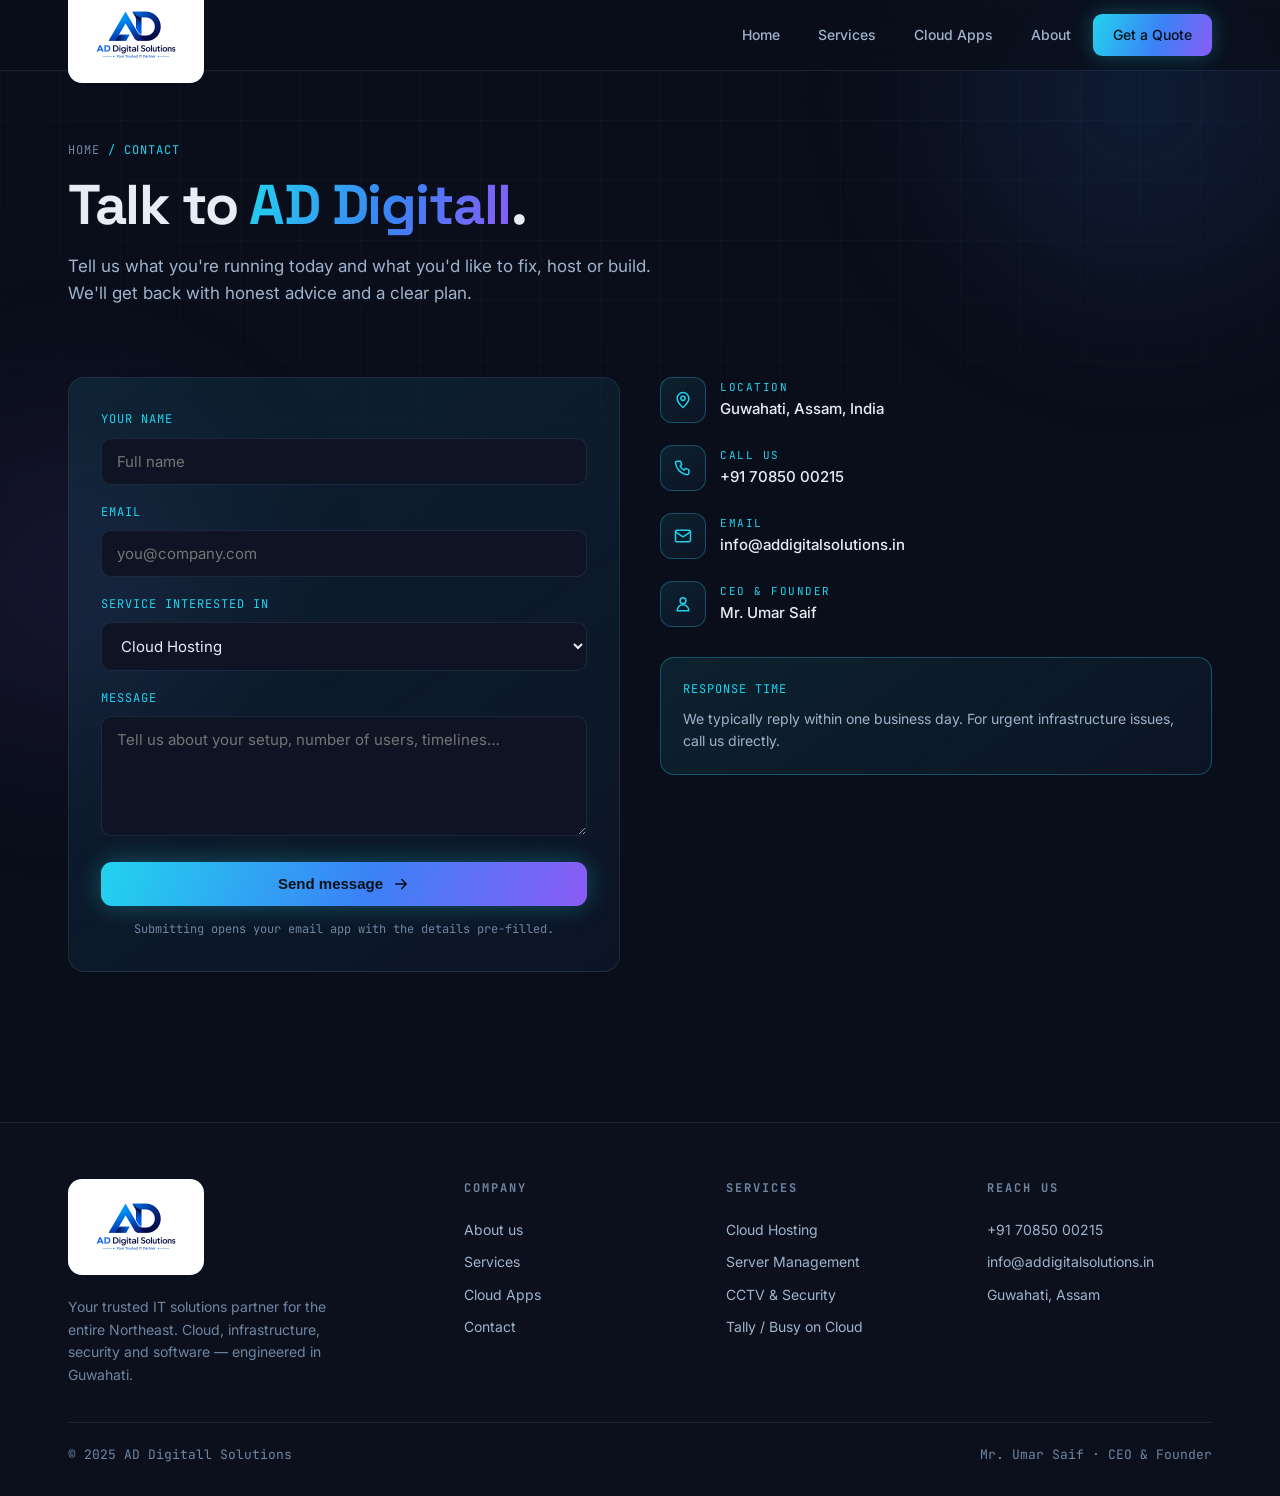
<file: contact.html>
<!DOCTYPE html>
<html lang="en">
<head>
<meta charset="UTF-8">
<meta name="viewport" content="width=device-width, initial-scale=1">
<title>Contact — AD Digitall Solutions</title>
<meta name="description" content="Talk to AD Digitall Solutions, Guwahati. Call +91 70850 00215 or send us a message about cloud, hosting, security, software and cloud-hosted business apps.">
<link rel="preconnect" href="https://fonts.googleapis.com">
<link rel="preconnect" href="https://fonts.gstatic.com" crossorigin>
<link href="https://fonts.googleapis.com/css2?family=Space+Grotesk:wght@400;500;600;700&family=Inter:wght@300;400;500;600&family=JetBrains+Mono:wght@400;500&display=swap" rel="stylesheet">
<link rel="icon" type="image/png" href="assets/favicon.png">
<link rel="stylesheet" href="css/style.css">
<noscript><style>.reveal{opacity:1!important;transform:none!important}</style></noscript>
</head>
<body>
<div class="bg-grid"></div>
<div class="bg-glow a"></div>
<div class="bg-glow b"></div>

<header class="nav">
  <div class="nav-inner">
    <a href="index.html" class="foot-logo"><img src="assets/logo-full-trans.png" alt="AD Digitall Solutions — Your Trusted IT Partner"></a>
    <div class="burger"><span></span><span></span><span></span></div>
    <nav class="links">
      <a href="index.html">Home</a>
      <a href="services.html">Services</a>
      <a href="cloud-apps.html">Cloud Apps</a>
      <a href="about.html">About</a>
      <a href="contact.html" class="nav-cta active">Get a Quote</a>
    </nav>
  </div>
</header>

<section class="page-hero">
  <div class="wrap">
    <div class="crumb reveal">HOME <span>/ CONTACT</span></div>
    <h1 class="reveal d1">Talk to <span class="grad-text">AD Digitall</span>.</h1>
    <p class="reveal d2">Tell us what you're running today and what you'd like to fix, host or build. We'll get back with honest advice and a clear plan.</p>
  </div>
</section>

<section style="padding-top:30px;">
  <div class="wrap">
    <div class="contact-grid">
      <!-- FORM -->
      <div class="card reveal" style="padding:32px;">
        <form id="contact-form">
          <div class="field"><label for="name">Your name</label><input id="name" name="name" type="text" placeholder="Full name" required></div>
          <div class="field"><label for="email">Email</label><input id="email" name="email" type="email" placeholder="you@company.com" required></div>
          <div class="field"><label for="service">Service interested in</label>
            <select id="service" name="service">
              <option>Cloud Hosting</option>
              <option>Cloud Server Management</option>
              <option>Server Management</option>
              <option>Tally / Busy on Cloud</option>
              <option>IP PBX & Telephony</option>
              <option>CCTV & Surveillance</option>
              <option>Software Development</option>
              <option>Website Designing</option>
              <option>Annual Maintenance (AMC)</option>
              <option>Other / Not sure</option>
            </select>
          </div>
          <div class="field"><label for="message">Message</label><textarea id="message" name="message" placeholder="Tell us about your setup, number of users, timelines…"></textarea></div>
          <button type="submit" class="btn btn-primary" style="width:100%; justify-content:center;">Send message
            <svg width="18" height="18" viewBox="0 0 24 24" fill="none" stroke="currentColor" stroke-width="2" stroke-linecap="round" stroke-linejoin="round"><path d="M5 12h14M13 6l6 6-6 6"/></svg></button>
          <p id="form-note" style="font-family:var(--font-mono); font-size:12px; color:var(--text-mute); margin-top:14px; text-align:center;">Submitting opens your email app with the details pre-filled.</p>
        </form>
      </div>

      <!-- INFO -->
      <div class="contact-info reveal d1">
        <div class="row">
          <div class="ci"><svg viewBox="0 0 24 24" fill="none" stroke-width="1.8" stroke-linecap="round" stroke-linejoin="round"><path d="M12 21s7-6 7-11a7 7 0 0 0-14 0c0 5 7 11 7 11z"/><circle cx="12" cy="10" r="2.5"/></svg></div>
          <div><small>Location</small><b>Guwahati, Assam, India</b></div>
        </div>
        <div class="row">
          <div class="ci"><svg viewBox="0 0 24 24" fill="none" stroke-width="1.8" stroke-linecap="round" stroke-linejoin="round"><path d="M5 4h4l1.5 4-2 1.5a11 11 0 0 0 5 5l1.5-2 4 1.5v4a2 2 0 0 1-2 2A16 16 0 0 1 3 6a2 2 0 0 1 2-2z"/></svg></div>
          <div><small>Call us</small><b><a href="tel:+917085000215">+91 70850 00215</a></b></div>
        </div>
        <div class="row">
          <div class="ci"><svg viewBox="0 0 24 24" fill="none" stroke-width="1.8" stroke-linecap="round" stroke-linejoin="round"><rect x="3" y="5" width="18" height="14" rx="2"/><path d="M3 7l9 6 9-6"/></svg></div>
          <div><small>Email</small><b><a href="mailto:info@addigitalsolutions.in">info@addigitalsolutions.in</a></b></div>
        </div>
        <div class="row">
          <div class="ci"><svg viewBox="0 0 24 24" fill="none" stroke-width="1.8" stroke-linecap="round" stroke-linejoin="round"><circle cx="12" cy="8" r="3.5"/><path d="M5 20a7 7 0 0 1 14 0z"/></svg></div>
          <div><small>CEO & Founder</small><b>Mr. Umar Saif</b></div>
        </div>
        <div style="margin-top:30px; padding:22px; border:1px solid var(--line-bright); border-radius:14px; background:var(--grad-soft);">
          <p style="font-family:var(--font-mono); font-size:12px; color:var(--cyan); letter-spacing:1px; margin-bottom:8px;">RESPONSE TIME</p>
          <p style="font-size:14px; color:var(--text-dim);">We typically reply within one business day. For urgent infrastructure issues, call us directly.</p>
        </div>
      </div>
    </div>
  </div>
</section>

<footer class="site">
  <div class="wrap">
    <div class="foot-grid">
      <div><a href="index.html" class="foot-logo"><img src="assets/logo-full-trans.png" alt="AD Digitall Solutions — Your Trusted IT Partner"></a><p class="blurb">Your trusted IT solutions partner for the entire Northeast. Cloud, infrastructure, security and software — engineered in Guwahati.</p></div>
      <div class="fcol"><h5>Company</h5><a href="about.html">About us</a><a href="services.html">Services</a><a href="cloud-apps.html">Cloud Apps</a><a href="contact.html">Contact</a></div>
      <div class="fcol"><h5>Services</h5><a href="services.html">Cloud Hosting</a><a href="services.html">Server Management</a><a href="services.html">CCTV & Security</a><a href="cloud-apps.html">Tally / Busy on Cloud</a></div>
      <div class="fcol"><h5>Reach us</h5><a href="tel:+917085000215">+91 70850 00215</a><a href="mailto:info@addigitalsolutions.in">info@addigitalsolutions.in</a><a href="contact.html">Guwahati, Assam</a></div>
    </div>
    <div class="foot-bottom"><span>© 2025 AD Digitall Solutions</span><span>Mr. Umar Saif · CEO & Founder</span></div>
  </div>
</footer>

<script src="js/main.js"></script>
</body>
</html>
</file>
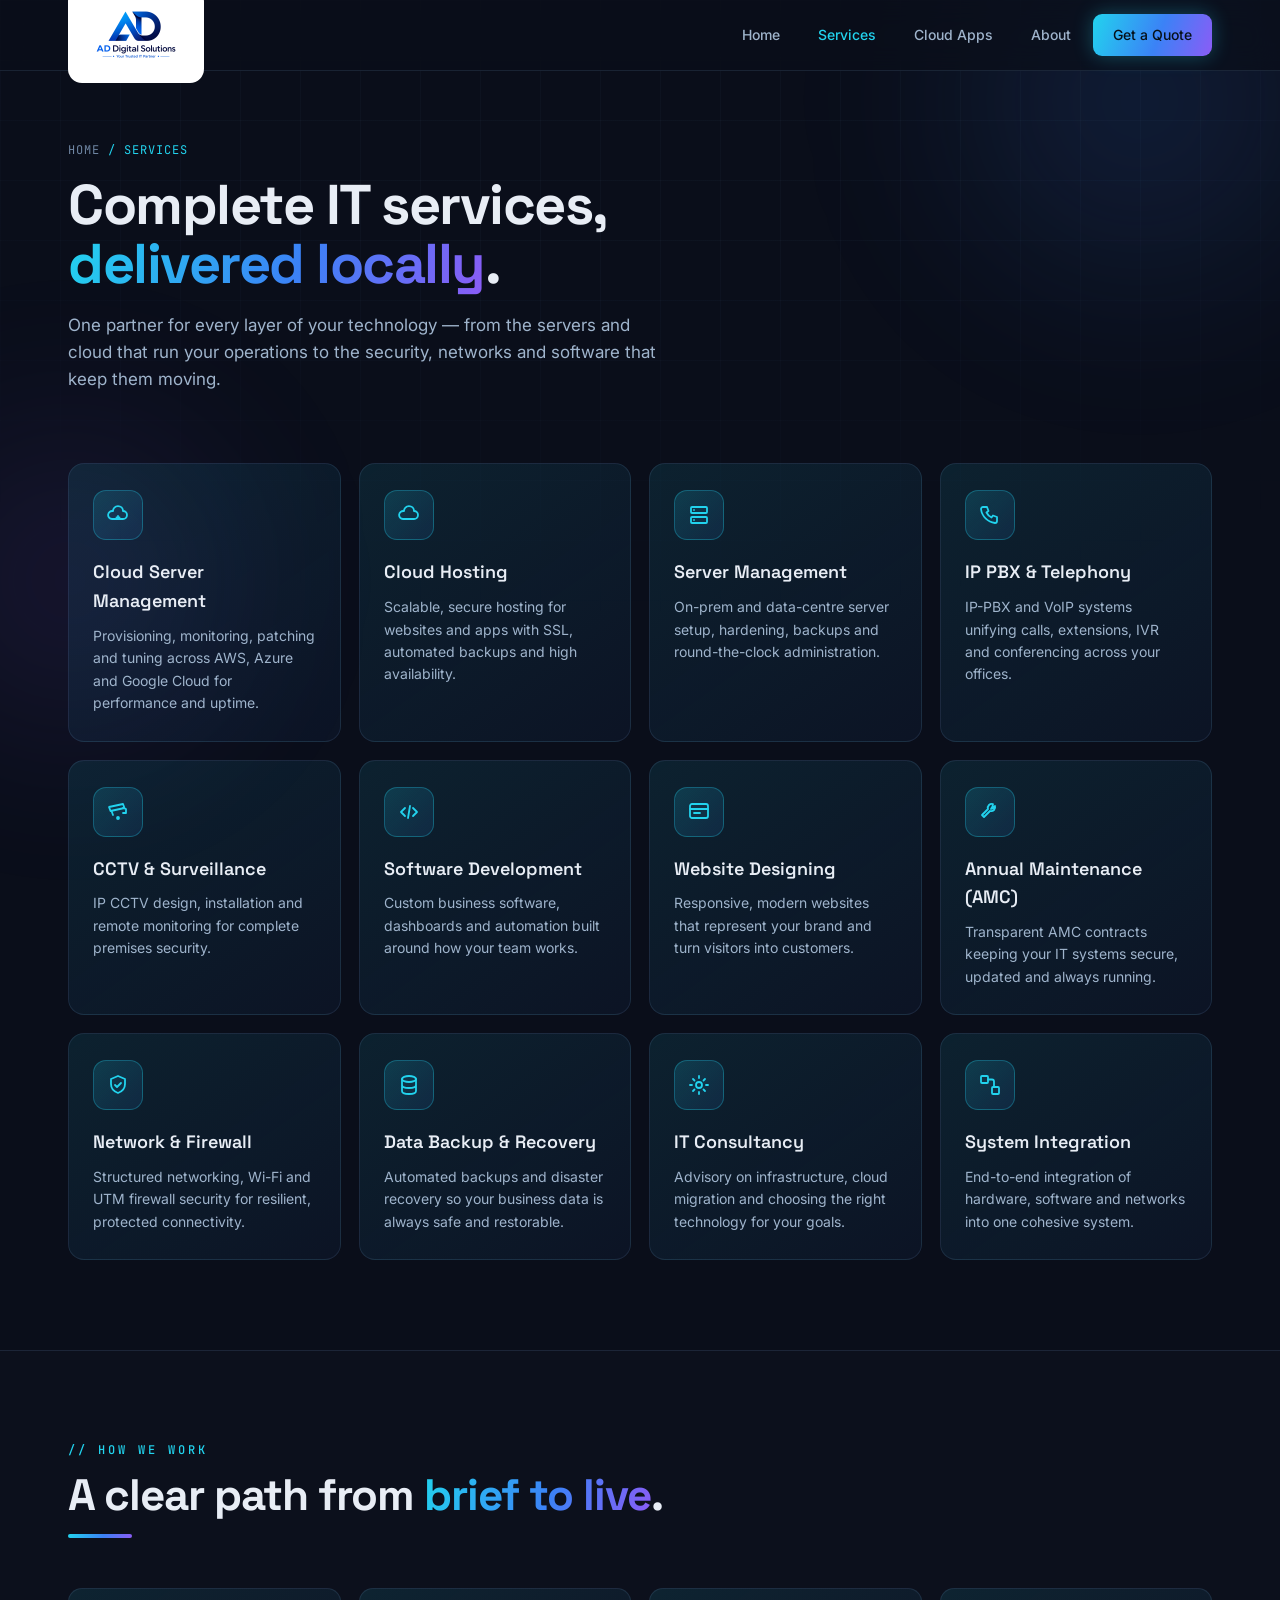
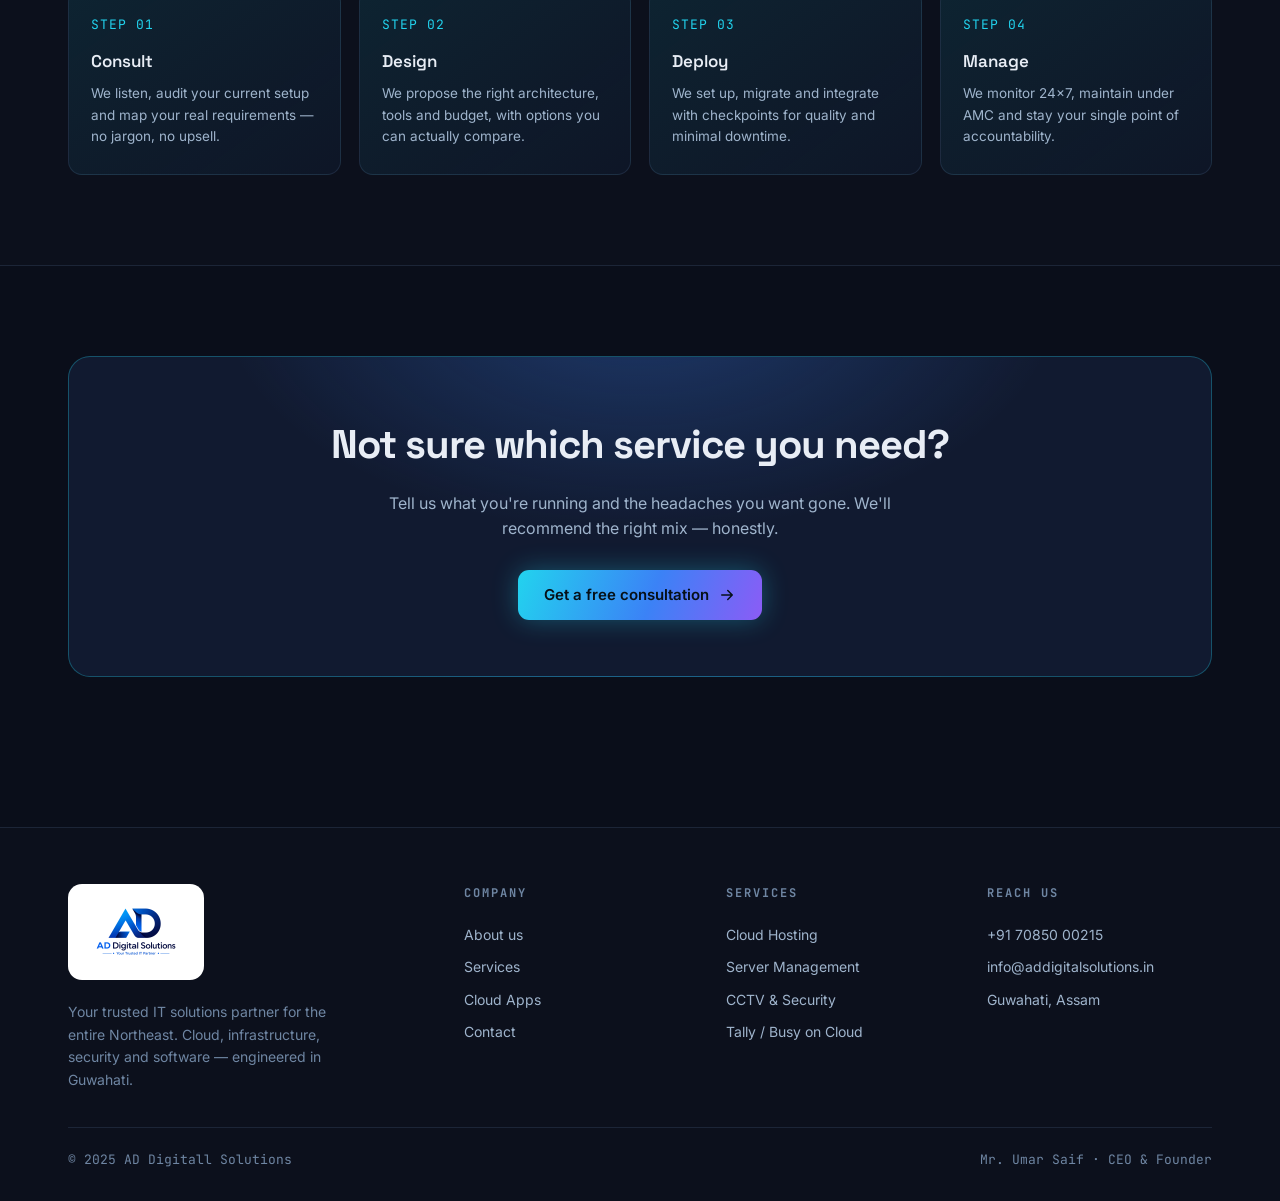
<file: services.html>
<!DOCTYPE html>
<html lang="en">
<head>
<meta charset="UTF-8">
<meta name="viewport" content="width=device-width, initial-scale=1">
<title>Services — AD Digitall Solutions</title>
<meta name="description" content="Cloud server management, hosting, server management, IP PBX, CCTV, software development, website design, AMC, networking and more — from AD Digitall Solutions, Guwahati.">
<link rel="preconnect" href="https://fonts.googleapis.com">
<link rel="preconnect" href="https://fonts.gstatic.com" crossorigin>
<link href="https://fonts.googleapis.com/css2?family=Space+Grotesk:wght@400;500;600;700&family=Inter:wght@300;400;500;600&family=JetBrains+Mono:wght@400;500&display=swap" rel="stylesheet">
<link rel="icon" type="image/png" href="assets/favicon.png">
<link rel="stylesheet" href="css/style.css">
<noscript><style>.reveal{opacity:1!important;transform:none!important}</style></noscript>
</head>
<body>
<div class="bg-grid"></div>
<div class="bg-glow a"></div>
<div class="bg-glow b"></div>

<header class="nav">
  <div class="nav-inner">
    <a href="index.html" class="foot-logo"><img src="assets/logo-full-trans.png" alt="AD Digitall Solutions — Your Trusted IT Partner"></a>
    <div class="burger"><span></span><span></span><span></span></div>
    <nav class="links">
      <a href="index.html">Home</a>
      <a href="services.html" class="active">Services</a>
      <a href="cloud-apps.html">Cloud Apps</a>
      <a href="about.html">About</a>
      <a href="contact.html" class="nav-cta">Get a Quote</a>
    </nav>
  </div>
</header>

<section class="page-hero">
  <div class="wrap">
    <div class="crumb reveal">HOME <span>/ SERVICES</span></div>
    <h1 class="reveal d1">Complete IT services,<br><span class="grad-text">delivered locally</span>.</h1>
    <p class="reveal d2">One partner for every layer of your technology — from the servers and cloud that run your operations to the security, networks and software that keep them moving.</p>
  </div>
</section>

<section style="padding-top:30px;">
  <div class="wrap">
    <div class="grid c4">
      <div class="card reveal"><div class="ico"><svg viewBox="0 0 24 24" fill="none" stroke-width="1.8" stroke-linecap="round" stroke-linejoin="round"><path d="M6 16a4 4 0 1 1 1-7.9A5 5 0 0 1 17 8a3.5 3.5 0 0 1 0 8z"/><path d="M12 13v3M10.5 14.5h3"/></svg></div><h3>Cloud Server Management</h3><p>Provisioning, monitoring, patching and tuning across AWS, Azure and Google Cloud for performance and uptime.</p></div>
      <div class="card reveal d1"><div class="ico"><svg viewBox="0 0 24 24" fill="none" stroke-width="1.8" stroke-linecap="round" stroke-linejoin="round"><path d="M6 16a4 4 0 1 1 1-7.9A5 5 0 0 1 17 8a3.5 3.5 0 0 1 0 8z"/></svg></div><h3>Cloud Hosting</h3><p>Scalable, secure hosting for websites and apps with SSL, automated backups and high availability.</p></div>
      <div class="card reveal d2"><div class="ico"><svg viewBox="0 0 24 24" fill="none" stroke-width="1.8" stroke-linecap="round" stroke-linejoin="round"><rect x="4" y="4" width="16" height="6" rx="1"/><rect x="4" y="14" width="16" height="6" rx="1"/><path d="M7 7h.01M7 17h.01"/></svg></div><h3>Server Management</h3><p>On-prem and data-centre server setup, hardening, backups and round-the-clock administration.</p></div>
      <div class="card reveal d3"><div class="ico"><svg viewBox="0 0 24 24" fill="none" stroke-width="1.8" stroke-linecap="round" stroke-linejoin="round"><path d="M5 4h4l1.5 4-2 1.5a11 11 0 0 0 5 5l1.5-2 4 1.5v4a2 2 0 0 1-2 2A16 16 0 0 1 3 6a2 2 0 0 1 2-2z"/></svg></div><h3>IP PBX & Telephony</h3><p>IP-PBX and VoIP systems unifying calls, extensions, IVR and conferencing across your offices.</p></div>

      <div class="card reveal"><div class="ico"><svg viewBox="0 0 24 24" fill="none" stroke-width="1.8" stroke-linecap="round" stroke-linejoin="round"><path d="M3 7l14-3 1.5 4-14 3z"/><path d="M5.5 11l1.5 4"/><path d="M17 8l3 1v4h-3"/><circle cx="12" cy="18" r="1"/></svg></div><h3>CCTV & Surveillance</h3><p>IP CCTV design, installation and remote monitoring for complete premises security.</p></div>
      <div class="card reveal d1"><div class="ico"><svg viewBox="0 0 24 24" fill="none" stroke-width="1.8" stroke-linecap="round" stroke-linejoin="round"><path d="M8 8l-4 4 4 4M16 8l4 4-4 4M13 6l-2 12"/></svg></div><h3>Software Development</h3><p>Custom business software, dashboards and automation built around how your team works.</p></div>
      <div class="card reveal d2"><div class="ico"><svg viewBox="0 0 24 24" fill="none" stroke-width="1.8" stroke-linecap="round" stroke-linejoin="round"><rect x="3" y="4" width="18" height="14" rx="2"/><path d="M3 9h18M7 13h6"/></svg></div><h3>Website Designing</h3><p>Responsive, modern websites that represent your brand and turn visitors into customers.</p></div>
      <div class="card reveal d3"><div class="ico"><svg viewBox="0 0 24 24" fill="none" stroke-width="1.8" stroke-linecap="round" stroke-linejoin="round"><path d="M15 4a4 4 0 0 0-5 5l-6 6 2 2 6-6a4 4 0 0 0 5-5l-2.5 2.5L13 9l1.5-2.5z"/></svg></div><h3>Annual Maintenance (AMC)</h3><p>Transparent AMC contracts keeping your IT systems secure, updated and always running.</p></div>

      <div class="card reveal"><div class="ico"><svg viewBox="0 0 24 24" fill="none" stroke-width="1.8" stroke-linecap="round" stroke-linejoin="round"><path d="M12 3l7 3v5c0 4.5-3 7.5-7 9-4-1.5-7-4.5-7-9V6z"/><path d="M9 12l2 2 4-4"/></svg></div><h3>Network & Firewall</h3><p>Structured networking, Wi-Fi and UTM firewall security for resilient, protected connectivity.</p></div>
      <div class="card reveal d1"><div class="ico"><svg viewBox="0 0 24 24" fill="none" stroke-width="1.8" stroke-linecap="round" stroke-linejoin="round"><ellipse cx="12" cy="6" rx="7" ry="3"/><path d="M5 6v6c0 1.7 3 3 7 3s7-1.3 7-3V6M5 12v6c0 1.7 3 3 7 3s7-1.3 7-3v-6"/></svg></div><h3>Data Backup & Recovery</h3><p>Automated backups and disaster recovery so your business data is always safe and restorable.</p></div>
      <div class="card reveal d2"><div class="ico"><svg viewBox="0 0 24 24" fill="none" stroke-width="1.8" stroke-linecap="round" stroke-linejoin="round"><circle cx="12" cy="12" r="3"/><path d="M12 3v2M12 19v2M3 12h2M19 12h2M6 6l1.5 1.5M16.5 16.5L18 18M6 18l1.5-1.5M16.5 7.5L18 6"/></svg></div><h3>IT Consultancy</h3><p>Advisory on infrastructure, cloud migration and choosing the right technology for your goals.</p></div>
      <div class="card reveal d3"><div class="ico"><svg viewBox="0 0 24 24" fill="none" stroke-width="1.8" stroke-linecap="round" stroke-linejoin="round"><rect x="3" y="3" width="7" height="7" rx="1"/><rect x="14" y="14" width="7" height="7" rx="1"/><path d="M10 6.5h4a2 2 0 0 1 2 2V14"/></svg></div><h3>System Integration</h3><p>End-to-end integration of hardware, software and networks into one cohesive system.</p></div>
    </div>
  </div>
</section>

<!-- PROCESS -->
<section style="background: rgba(255,255,255,0.012); border-block: 1px solid var(--line);">
  <div class="wrap">
    <div class="section-head reveal">
      <div class="eyebrow">// How we work</div>
      <h2>A clear path from <span class="grad-text">brief to live</span>.</h2>
      <div class="title-line"></div>
    </div>
    <div class="steps">
      <div class="step reveal"><div class="num">STEP 01</div><h4>Consult</h4><p>We listen, audit your current setup and map your real requirements — no jargon, no upsell.</p></div>
      <div class="step reveal d1"><div class="num">STEP 02</div><h4>Design</h4><p>We propose the right architecture, tools and budget, with options you can actually compare.</p></div>
      <div class="step reveal d2"><div class="num">STEP 03</div><h4>Deploy</h4><p>We set up, migrate and integrate with checkpoints for quality and minimal downtime.</p></div>
      <div class="step reveal d3"><div class="num">STEP 04</div><h4>Manage</h4><p>We monitor 24×7, maintain under AMC and stay your single point of accountability.</p></div>
    </div>
  </div>
</section>

<section class="cta-band">
  <div class="cta-inner reveal">
    <h2>Not sure which service you need?</h2>
    <p>Tell us what you're running and the headaches you want gone. We'll recommend the right mix — honestly.</p>
    <a href="contact.html" class="btn btn-primary">Get a free consultation
      <svg width="18" height="18" viewBox="0 0 24 24" fill="none" stroke="currentColor" stroke-width="2" stroke-linecap="round" stroke-linejoin="round"><path d="M5 12h14M13 6l6 6-6 6"/></svg></a>
  </div>
</section>

<footer class="site">
  <div class="wrap">
    <div class="foot-grid">
      <div><a href="index.html" class="foot-logo"><img src="assets/logo-full-trans.png" alt="AD Digitall Solutions — Your Trusted IT Partner"></a><p class="blurb">Your trusted IT solutions partner for the entire Northeast. Cloud, infrastructure, security and software — engineered in Guwahati.</p></div>
      <div class="fcol"><h5>Company</h5><a href="about.html">About us</a><a href="services.html">Services</a><a href="cloud-apps.html">Cloud Apps</a><a href="contact.html">Contact</a></div>
      <div class="fcol"><h5>Services</h5><a href="services.html">Cloud Hosting</a><a href="services.html">Server Management</a><a href="services.html">CCTV & Security</a><a href="cloud-apps.html">Tally / Busy on Cloud</a></div>
      <div class="fcol"><h5>Reach us</h5><a href="tel:+917085000215">+91 70850 00215</a><a href="mailto:info@addigitalsolutions.in">info@addigitalsolutions.in</a><a href="contact.html">Guwahati, Assam</a></div>
    </div>
    <div class="foot-bottom"><span>© 2025 AD Digitall Solutions</span><span>Mr. Umar Saif · CEO & Founder</span></div>
  </div>
</footer>

<script src="js/main.js"></script>
</body>
</html>
</file>
<file: css/style.css>
/* ============================================================
   AD Digitall Solutions — Global Stylesheet
   Theme: Digital Infrastructure (navy + cyan/blue/violet)
   ============================================================ */

:root {
  --bg: #0a0e1a;
  --bg-2: #0c1322;
  --panel: #0e1424;
  --panel-2: #111a30;
  --line: rgba(120,160,210,0.14);
  --line-bright: rgba(34,211,238,0.30);
  --cyan: #22d3ee;
  --blue: #3b82f6;
  --violet: #8b5cf6;
  --text: #e8edf5;
  --text-dim: #9fb4cc;
  --text-mute: #6f86a3;
  --grad: linear-gradient(110deg, #22d3ee, #3b82f6 55%, #8b5cf6);
  --grad-soft: linear-gradient(145deg, rgba(34,211,238,0.10), rgba(59,130,246,0.05));
  --maxw: 1200px;
  --font-display: 'Space Grotesk', system-ui, sans-serif;
  --font-body: 'Inter', system-ui, sans-serif;
  --font-mono: 'JetBrains Mono', ui-monospace, monospace;
}

* { margin: 0; padding: 0; box-sizing: border-box; }
html { scroll-behavior: smooth; }
body {
  font-family: var(--font-body);
  background: var(--bg);
  color: var(--text);
  line-height: 1.6;
  overflow-x: hidden;
  -webkit-font-smoothing: antialiased;
}
a { color: inherit; text-decoration: none; }
img { max-width: 100%; display: block; }

.wrap { max-width: var(--maxw); margin: 0 auto; padding: 0 28px; }
.grad-text { background: var(--grad); -webkit-background-clip: text; background-clip: text; color: transparent; }
.eyebrow {
  font-family: var(--font-mono); font-size: 12px; letter-spacing: 3px;
  color: var(--cyan); text-transform: uppercase; font-weight: 500;
}

/* ===== ambient background grid ===== */
.bg-grid {
  position: fixed; inset: 0; z-index: -2; pointer-events: none;
  background-image:
    linear-gradient(rgba(120,160,210,0.04) 1px, transparent 1px),
    linear-gradient(90deg, rgba(120,160,210,0.04) 1px, transparent 1px);
  background-size: 60px 60px;
  mask-image: radial-gradient(ellipse 90% 70% at 50% 0%, #000 40%, transparent 100%);
}
.bg-glow {
  position: fixed; z-index: -2; pointer-events: none; border-radius: 50%;
  filter: blur(80px); opacity: 0.5;
}
.bg-glow.a { top: -160px; right: -120px; width: 520px; height: 520px;
  background: radial-gradient(circle, rgba(59,130,246,0.35), transparent 70%); }
.bg-glow.b { bottom: 10%; left: -160px; width: 460px; height: 460px;
  background: radial-gradient(circle, rgba(139,92,246,0.28), transparent 70%); }

/* ============================================================
   NAVBAR
   ============================================================ */
header.nav {
  position: sticky; top: 0; z-index: 100;
  backdrop-filter: blur(14px);
  background: rgba(10,14,26,0.72);
  border-bottom: 1px solid var(--line);
}
.nav-inner { display: flex; align-items: center; justify-content: space-between;
  height: 70px; max-width: var(--maxw); margin: 0 auto; padding: 0 28px; }
.brand { display: flex; align-items: center; gap: 12px; }
.brand .mark {
  height: 40px; width: auto; display: block;
  filter: drop-shadow(0 0 12px rgba(34,211,238,0.35));
}
.brand .name { font-family: var(--font-display); font-weight: 600; font-size: 16px; letter-spacing: 1.5px; }
.brand .name b { color: var(--cyan); font-weight: 700; }
nav.links { display: flex; gap: 6px; align-items: center; }
nav.links a {
  font-size: 14px; color: var(--text-dim); padding: 9px 16px; border-radius: 9px;
  transition: color .2s, background .2s; font-weight: 500;
}
nav.links a:hover { color: var(--text); background: rgba(255,255,255,0.04); }
nav.links a.active { color: var(--cyan); }
.nav-cta {
  font-size: 14px; font-weight: 600; padding: 10px 20px !important;
  background: var(--grad); color: #061018 !important; border-radius: 10px;
  box-shadow: 0 0 20px rgba(34,211,238,0.3);
}
.nav-cta:hover { background: var(--grad) !important; transform: translateY(-1px); }
.burger { display: none; flex-direction: column; gap: 5px; cursor: pointer; padding: 8px; }
.burger span { width: 24px; height: 2px; background: var(--text); border-radius: 2px; transition: .3s; }

/* ============================================================
   BUTTONS
   ============================================================ */
.btn {
  display: inline-flex; align-items: center; gap: 9px; font-weight: 600; font-size: 15px;
  padding: 13px 26px; border-radius: 11px; cursor: pointer; border: none;
  transition: transform .2s, box-shadow .2s, background .2s;
}
.btn-primary { background: var(--grad); color: #061018; box-shadow: 0 0 26px rgba(34,211,238,0.32); }
.btn-primary:hover { transform: translateY(-2px); box-shadow: 0 6px 34px rgba(34,211,238,0.45); }
.btn-ghost { background: rgba(255,255,255,0.04); color: var(--text); border: 1px solid var(--line); }
.btn-ghost:hover { border-color: var(--line-bright); background: rgba(34,211,238,0.06); }

/* ============================================================
   SECTION SCAFFOLD
   ============================================================ */
section { padding: 90px 0; position: relative; }
.section-head { max-width: 640px; margin-bottom: 50px; }
.section-head h2 { font-family: var(--font-display); font-size: clamp(30px, 4vw, 44px);
  font-weight: 700; letter-spacing: -1px; line-height: 1.08; margin: 12px 0 14px; }
.section-head p { color: var(--text-dim); font-size: 16px; }
.title-line { width: 64px; height: 4px; background: var(--grad); border-radius: 4px; margin-top: 6px; }

/* ============================================================
   HERO
   ============================================================ */
.hero { padding: 90px 0 70px; position: relative; }
.hero-grid { display: grid; grid-template-columns: 1.05fr 0.95fr; gap: 50px; align-items: center; }
.hero h1 {
  font-family: var(--font-display); font-weight: 700;
  font-size: clamp(38px, 5.4vw, 66px); line-height: 1.02; letter-spacing: -2px;
}
.hero p.lead { color: var(--text-dim); font-size: 18px; margin: 24px 0 32px; max-width: 520px; }
.hero-cta { display: flex; gap: 14px; flex-wrap: wrap; }
.hero-stats { display: flex; gap: 36px; margin-top: 44px; }
.hero-stats .s .n { font-family: var(--font-display); font-size: 30px; font-weight: 700; color: var(--cyan); }
.hero-stats .s .l { font-size: 12.5px; color: var(--text-mute); font-family: var(--font-mono); letter-spacing: 0.5px; }

/* network canvas panel */
.hero-visual { position: relative; height: 440px; }
#net-canvas { position: absolute; inset: 0; width: 100%; height: 100%;
  border: 1px solid var(--line); border-radius: 20px;
  background: radial-gradient(120% 120% at 70% 10%, rgba(59,130,246,0.10), transparent 55%), var(--panel); }
.hero-visual .badge {
  position: absolute; font-family: var(--font-mono); font-size: 11px; letter-spacing: 1px;
  background: rgba(10,14,26,0.85); border: 1px solid var(--line-bright); color: var(--cyan);
  padding: 7px 12px; border-radius: 8px; backdrop-filter: blur(6px);
}

/* ============================================================
   MARQUEE (brand logos)
   ============================================================ */
.partners { padding: 46px 0; border-top: 1px solid var(--line); border-bottom: 1px solid var(--line);
  background: rgba(255,255,255,0.012); }
.partners .lab { text-align: center; font-family: var(--font-mono); font-size: 12px; letter-spacing: 2px;
  color: var(--text-mute); text-transform: uppercase; margin-bottom: 26px; }
.marquee { overflow: hidden; -webkit-mask-image: linear-gradient(90deg, transparent, #000 12%, #000 88%, transparent);
  mask-image: linear-gradient(90deg, transparent, #000 12%, #000 88%, transparent); }
.marquee-track { display: flex; gap: 64px; width: max-content; animation: scroll-x 34s linear infinite; }
.marquee-track:hover { animation-play-state: paused; }
.marquee-track .logo { height: 34px; display: flex; align-items: center; opacity: 0.78;
  filter: grayscale(0.2); transition: opacity .25s, filter .25s; }
.marquee-track .logo:hover { opacity: 1; filter: grayscale(0); }
.marquee-track .logo svg, .marquee-track .logo img { height: 34px; width: auto; }
@keyframes scroll-x { from { transform: translateX(0); } to { transform: translateX(-50%); } }

/* ============================================================
   SERVICE CARDS
   ============================================================ */
.grid { display: grid; gap: 18px; }
.grid.c3 { grid-template-columns: repeat(3, 1fr); }
.grid.c4 { grid-template-columns: repeat(4, 1fr); }
.grid.c2 { grid-template-columns: repeat(2, 1fr); }

.card {
  background: var(--grad-soft); border: 1px solid var(--line); border-radius: 16px;
  padding: 26px 24px; position: relative; overflow: hidden;
  transition: transform .25s, border-color .25s, box-shadow .25s;
}
.card::before { content: ''; position: absolute; top: 0; left: 0; width: 100%; height: 3px;
  background: var(--grad); transform: scaleX(0); transform-origin: left; transition: transform .3s; }
.card:hover { transform: translateY(-5px); border-color: var(--line-bright);
  box-shadow: 0 14px 40px rgba(8,12,24,0.6); }
.card:hover::before { transform: scaleX(1); }
.card .ico { width: 50px; height: 50px; border-radius: 13px; margin-bottom: 18px;
  background: linear-gradient(135deg, rgba(34,211,238,0.16), rgba(59,130,246,0.10));
  border: 1px solid var(--line-bright); display: grid; place-items: center; }
.card .ico svg { width: 24px; height: 24px; stroke: var(--cyan); }
.card h3 { font-family: var(--font-display); font-size: 18px; font-weight: 600; margin-bottom: 9px; }
.card p { color: var(--text-dim); font-size: 14px; }
.card .tag { display: inline-block; margin-top: 14px; font-family: var(--font-mono); font-size: 11px;
  letter-spacing: 0.5px; color: var(--cyan); padding: 4px 10px; border-radius: 6px;
  background: rgba(34,211,238,0.08); border: 1px solid var(--line-bright); }

/* ============================================================
   CLOUD APPS (deploy strip)
   ============================================================ */
.deploy-row { display: grid; grid-template-columns: repeat(4,1fr); gap: 16px; }
.deploy {
  background: var(--panel); border: 1px solid var(--line); border-radius: 14px; padding: 22px;
  display: flex; flex-direction: column; gap: 10px; align-items: center; text-align: center;
  position: relative;
}
.deploy .appname { font-family: var(--font-display); font-weight: 600; font-size: 16px; }
.deploy .appdesc { font-size: 12.5px; color: var(--text-mute); }
.deploy .dot { position: absolute; top: 14px; right: 14px; width: 8px; height: 8px; border-radius: 50%;
  background: var(--cyan); box-shadow: 0 0 10px var(--cyan); animation: pulse 1.8s ease-in-out infinite; }
@keyframes pulse { 0%,100% { opacity: 1; } 50% { opacity: 0.35; } }
.deploy .appicon { width: 54px; height: 54px; border-radius: 13px; background: var(--grad-soft);
  border: 1px solid var(--line-bright); display: grid; place-items: center; font-family: var(--font-display);
  font-weight: 700; color: var(--cyan); font-size: 20px; }

/* ============================================================
   PROCESS / STEPS
   ============================================================ */
.steps { display: grid; grid-template-columns: repeat(4,1fr); gap: 18px; }
.step { padding: 26px 22px; border: 1px solid var(--line); border-radius: 14px; background: var(--grad-soft); }
.step .num { font-family: var(--font-mono); font-size: 13px; color: var(--cyan); letter-spacing: 1px; }
.step h4 { font-family: var(--font-display); font-size: 17px; margin: 12px 0 8px; font-weight: 600; }
.step p { font-size: 13.5px; color: var(--text-dim); }

/* ============================================================
   WHY / FEATURE LIST
   ============================================================ */
.feat { display: flex; gap: 16px; padding: 22px; border: 1px solid var(--line); border-radius: 14px;
  background: var(--grad-soft); }
.feat .fn { font-family: var(--font-display); font-size: 26px; font-weight: 700; color: var(--cyan); min-width: 42px; }
.feat h4 { font-family: var(--font-display); font-size: 16px; margin-bottom: 6px; font-weight: 600; }
.feat p { font-size: 13.5px; color: var(--text-dim); }

/* ============================================================
   CTA BAND
   ============================================================ */
.cta-band { margin: 0 auto; max-width: var(--maxw); }
.cta-inner {
  margin: 0 28px; border-radius: 22px; padding: 56px 50px; text-align: center; position: relative; overflow: hidden;
  background: radial-gradient(700px 400px at 50% -20%, rgba(59,130,246,0.30), transparent 60%), var(--panel-2);
  border: 1px solid var(--line-bright);
}
.cta-inner h2 { font-family: var(--font-display); font-size: clamp(28px,3.6vw,40px); font-weight: 700;
  letter-spacing: -1px; margin-bottom: 14px; }
.cta-inner p { color: var(--text-dim); max-width: 540px; margin: 0 auto 28px; }

/* ============================================================
   FORM
   ============================================================ */
.contact-grid { display: grid; grid-template-columns: 1fr 1fr; gap: 40px; }
.field { margin-bottom: 18px; }
.field label { display: block; font-family: var(--font-mono); font-size: 12px; letter-spacing: 1px;
  color: var(--cyan); margin-bottom: 8px; text-transform: uppercase; }
.field input, .field textarea, .field select {
  width: 100%; background: var(--panel); border: 1px solid var(--line); border-radius: 10px;
  padding: 13px 15px; color: var(--text); font-family: var(--font-body); font-size: 15px; transition: border-color .2s; }
.field input:focus, .field textarea:focus, .field select:focus { outline: none; border-color: var(--cyan); }
.field textarea { resize: vertical; min-height: 120px; }
.contact-info .row { display: flex; gap: 14px; align-items: center; margin-bottom: 22px; }
.contact-info .ci { width: 46px; height: 46px; border-radius: 12px; background: var(--grad-soft);
  border: 1px solid var(--line-bright); display: grid; place-items: center; }
.contact-info .ci svg { width: 20px; height: 20px; stroke: var(--cyan); }
.contact-info small { display: block; font-family: var(--font-mono); font-size: 11px; letter-spacing: 1.5px;
  color: var(--cyan); text-transform: uppercase; }
.contact-info b { font-weight: 500; font-size: 15px; }

/* ============================================================
   INDUSTRIES
   ============================================================ */
.ind-grid { display: grid; grid-template-columns: repeat(6,1fr); gap: 14px; }
.ind {
  border: 1px solid var(--line); border-radius: 14px; padding: 22px 14px; text-align: center;
  background: var(--grad-soft); transition: transform .25s, border-color .25s;
}
.ind:hover { transform: translateY(-4px); border-color: var(--line-bright); }
.ind .ii { width: 44px; height: 44px; margin: 0 auto 12px; border-radius: 12px;
  background: linear-gradient(135deg, rgba(34,211,238,0.16), rgba(59,130,246,0.10));
  border: 1px solid var(--line-bright); display: grid; place-items: center; }
.ind .ii svg { width: 22px; height: 22px; stroke: var(--cyan); }
.ind span { font-size: 13px; color: var(--text-dim); font-weight: 500; }

/* ============================================================
   IMPACT / NUMBERS BAND
   ============================================================ */
.impact { background:
    radial-gradient(700px 400px at 30% -30%, rgba(59,130,246,0.20), transparent 60%),
    radial-gradient(600px 400px at 90% 120%, rgba(139,92,246,0.18), transparent 60%),
    var(--panel-2);
  border-block: 1px solid var(--line-bright); }
.impact-grid { display: grid; grid-template-columns: repeat(4,1fr); gap: 30px; text-align: center; }
.impact .ib .n { font-family: var(--font-display); font-size: 48px; font-weight: 700; line-height: 1;
  background: var(--grad); -webkit-background-clip: text; background-clip: text; color: transparent; }
.impact .ib .l { font-family: var(--font-mono); font-size: 12px; letter-spacing: 1px; color: var(--text-dim);
  text-transform: uppercase; margin-top: 10px; }

/* ============================================================
   TESTIMONIALS
   ============================================================ */
.quotes { display: grid; grid-template-columns: repeat(3,1fr); gap: 18px; }
.quote { border: 1px solid var(--line); border-radius: 16px; padding: 28px 26px; background: var(--grad-soft); }
.quote .mark { font-family: var(--font-display); font-size: 46px; line-height: 0.6; color: var(--cyan); opacity: 0.4; }
.quote p { font-size: 15px; color: var(--text); margin: 14px 0 20px; }
.quote .who { display: flex; align-items: center; gap: 12px; }
.quote .who .av { width: 40px; height: 40px; border-radius: 50%; background: var(--grad);
  display: grid; place-items: center; font-family: var(--font-display); font-weight: 700; color: #061018; font-size: 14px; }
.quote .who b { display: block; font-size: 14px; }
.quote .who small { color: var(--text-mute); font-size: 12px; font-family: var(--font-mono); }

/* ============================================================
   FAQ
   ============================================================ */
.faq { max-width: 820px; margin: 0 auto; }
.faq details { border: 1px solid var(--line); border-radius: 12px; padding: 0 22px; margin-bottom: 12px;
  background: var(--grad-soft); transition: border-color .2s; }
.faq details[open] { border-color: var(--line-bright); }
.faq summary { list-style: none; cursor: pointer; padding: 20px 0; font-family: var(--font-display);
  font-weight: 600; font-size: 16px; display: flex; justify-content: space-between; align-items: center; gap: 16px; }
.faq summary::-webkit-details-marker { display: none; }
.faq summary .pm { color: var(--cyan); font-size: 22px; transition: transform .25s; flex-shrink: 0; }
.faq details[open] summary .pm { transform: rotate(45deg); }
.faq details p { color: var(--text-dim); font-size: 14.5px; padding: 0 0 20px; margin: 0; }

/* ============================================================
   FOUNDER STRIP (home)
   ============================================================ */
.founder { display: grid; grid-template-columns: auto 1fr; gap: 28px; align-items: center;
  border: 1px solid var(--line-bright); border-radius: 20px; padding: 36px;
  background: radial-gradient(500px 300px at 0% 0%, rgba(34,211,238,0.10), transparent 60%), var(--panel); }
.founder .fav { width: 96px; height: 96px; border-radius: 22px; background: var(--grad);
  display: grid; place-items: center; font-family: var(--font-display); font-weight: 700; font-size: 32px; color: #061018; }
.founder .fq { font-family: var(--font-display); font-size: clamp(18px,2.2vw,24px); font-weight: 500;
  line-height: 1.4; letter-spacing: -0.3px; }
.founder .fmeta { margin-top: 14px; font-family: var(--font-mono); font-size: 13px; color: var(--text-mute); }
.founder .fmeta b { color: var(--cyan); font-weight: 500; }

@media (max-width: 960px) {
  .ind-grid { grid-template-columns: repeat(3,1fr); }
  .impact-grid { grid-template-columns: repeat(2,1fr); gap: 36px 20px; }
  .quotes { grid-template-columns: 1fr; }
  .founder { grid-template-columns: 1fr; text-align: center; }
  .founder .fav { margin: 0 auto; }
}
@media (max-width: 600px) {
  .ind-grid { grid-template-columns: repeat(2,1fr); }
}

/* ============================================================
   END NEW COMPONENTS
   ============================================================ */

footer.site { border-top: 1px solid var(--line); padding: 56px 0 30px; margin-top: 60px;
  background: rgba(255,255,255,0.012); }
.foot-grid { display: grid; grid-template-columns: 1.6fr 1fr 1fr 1fr; gap: 36px; }
footer.site h5 { font-family: var(--font-mono); font-size: 12px; letter-spacing: 2px; color: var(--text-mute);
  text-transform: uppercase; margin-bottom: 16px; }
footer.site .fcol a { display: block; color: var(--text-dim); font-size: 14px; padding: 5px 0; transition: color .2s; }
footer.site .fcol a:hover { color: var(--cyan); }
footer.site .blurb { color: var(--text-mute); font-size: 14px; max-width: 280px; margin-top: 14px; }
.foot-logo { display: inline-block; background: #fff; border-radius: 14px; padding: 16px 20px; }
.foot-logo img { height: 64px; width: auto; }
.foot-bottom { border-top: 1px solid var(--line); margin-top: 36px; padding-top: 22px;
  display: flex; justify-content: space-between; color: var(--text-mute); font-size: 13px; font-family: var(--font-mono); }

/* ============================================================
   PAGE HEADER (sub pages)
   ============================================================ */
.page-hero { padding: 70px 0 40px; }
.page-hero h1 { font-family: var(--font-display); font-size: clamp(34px,5vw,56px); font-weight: 700;
  letter-spacing: -1.5px; line-height: 1.05; }
.page-hero p { color: var(--text-dim); font-size: 17px; max-width: 600px; margin-top: 18px; }
.crumb { font-family: var(--font-mono); font-size: 12px; color: var(--text-mute); letter-spacing: 1px; margin-bottom: 16px; }
.crumb span { color: var(--cyan); }

/* ============================================================
   REVEAL ANIMATION
   ============================================================ */
.reveal { opacity: 0; transform: translateY(24px); transition: opacity .7s cubic-bezier(.2,.7,.2,1), transform .7s cubic-bezier(.2,.7,.2,1); }
.reveal.in { opacity: 1; transform: none; }
.reveal.d1 { transition-delay: .08s; } .reveal.d2 { transition-delay: .16s; }
.reveal.d3 { transition-delay: .24s; } .reveal.d4 { transition-delay: .32s; }

/* ============================================================
   RESPONSIVE
   ============================================================ */
@media (max-width: 960px) {
  .hero-grid { grid-template-columns: 1fr; }
  .hero-visual { height: 340px; }
  .grid.c4 { grid-template-columns: repeat(2,1fr); }
  .grid.c3 { grid-template-columns: repeat(2,1fr); }
  .deploy-row { grid-template-columns: repeat(2,1fr); }
  .steps { grid-template-columns: repeat(2,1fr); }
  .contact-grid { grid-template-columns: 1fr; }
  .foot-grid { grid-template-columns: 1fr 1fr; }
  nav.links { position: fixed; top: 70px; left: 0; right: 0; flex-direction: column;
    background: rgba(10,14,26,0.97); border-bottom: 1px solid var(--line); padding: 16px 20px;
    transform: translateY(-150%); transition: transform .3s; gap: 4px; }
  nav.links.open { transform: translateY(0); }
  nav.links a { width: 100%; }
  .burger { display: flex; }
}
@media (max-width: 600px) {
  .grid.c4, .grid.c3, .grid.c2, .deploy-row, .steps, .foot-grid { grid-template-columns: 1fr; }
  .hero-stats { gap: 22px; flex-wrap: wrap; }
  .cta-inner { padding: 40px 26px; }
}

@media (prefers-reduced-motion: reduce) {
  * { animation: none !important; transition: none !important; scroll-behavior: auto !important; }
  .reveal { opacity: 1; transform: none; }
}
</file>
